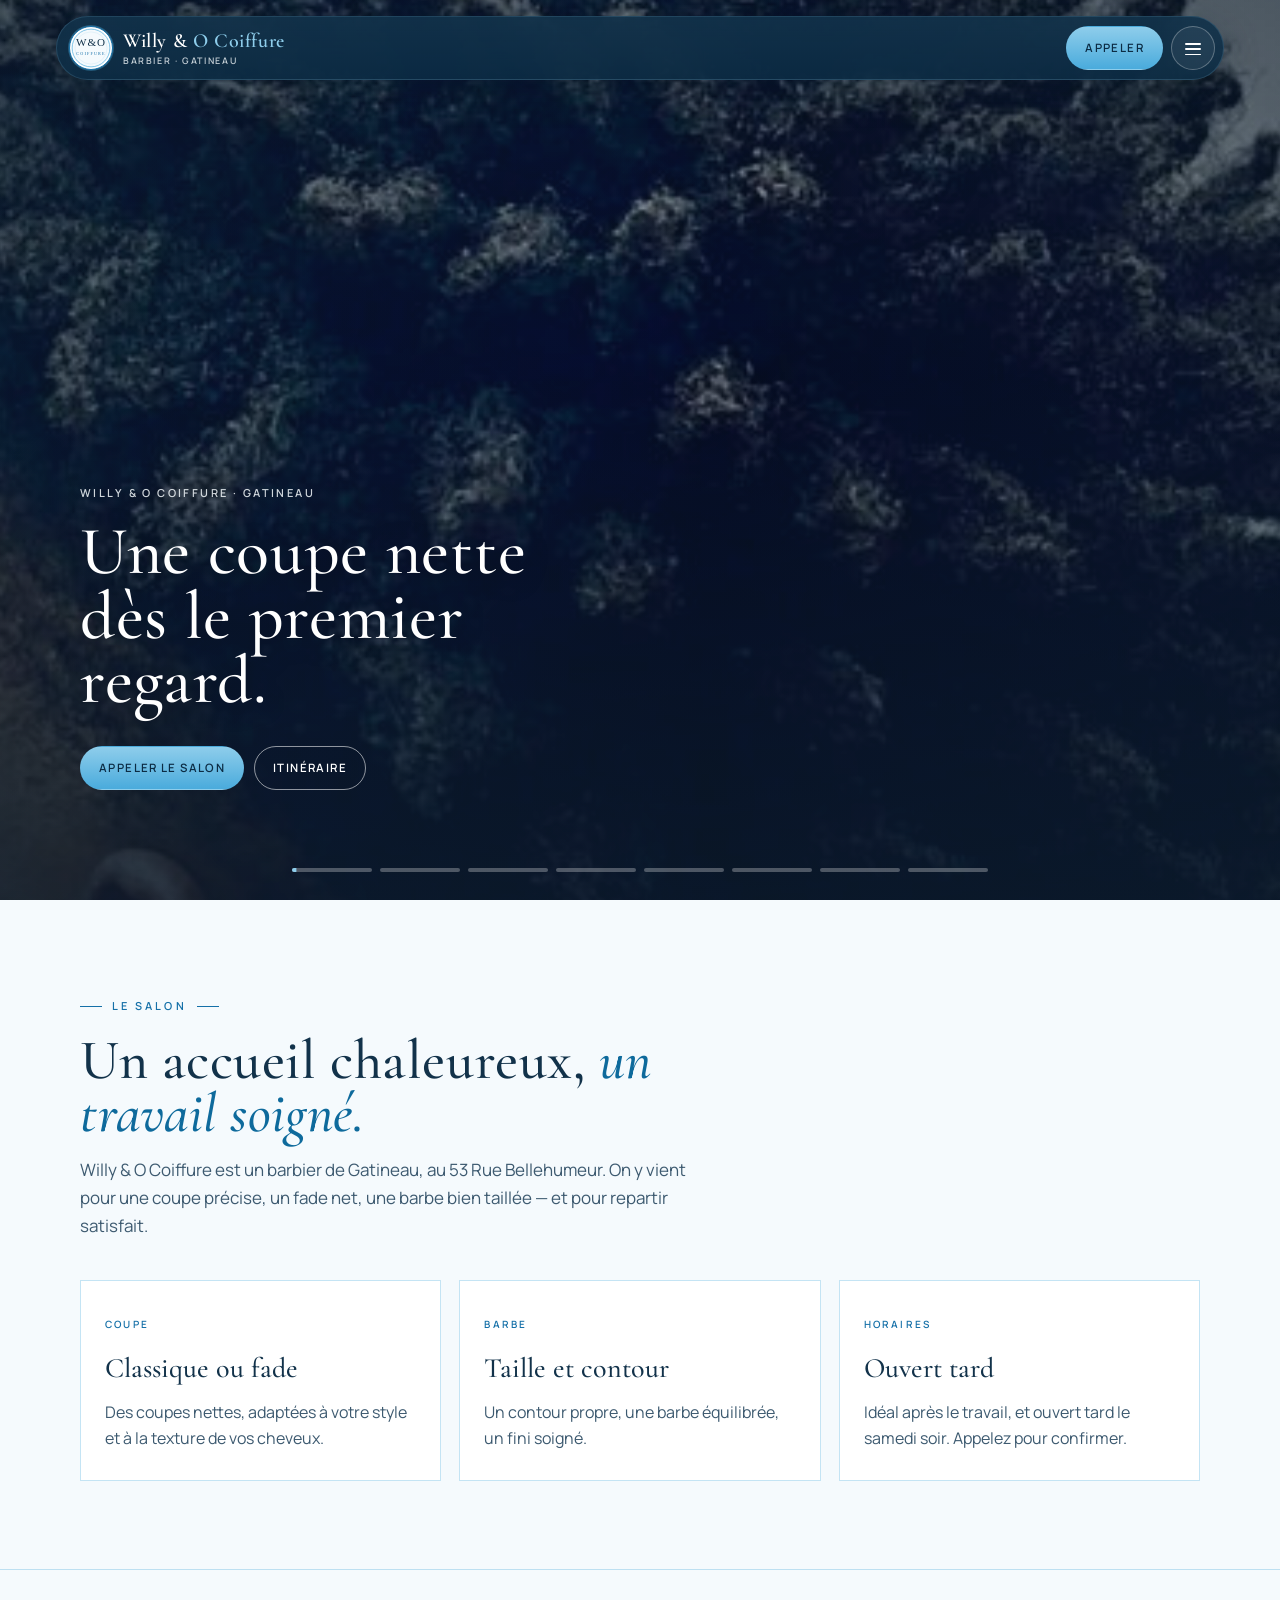
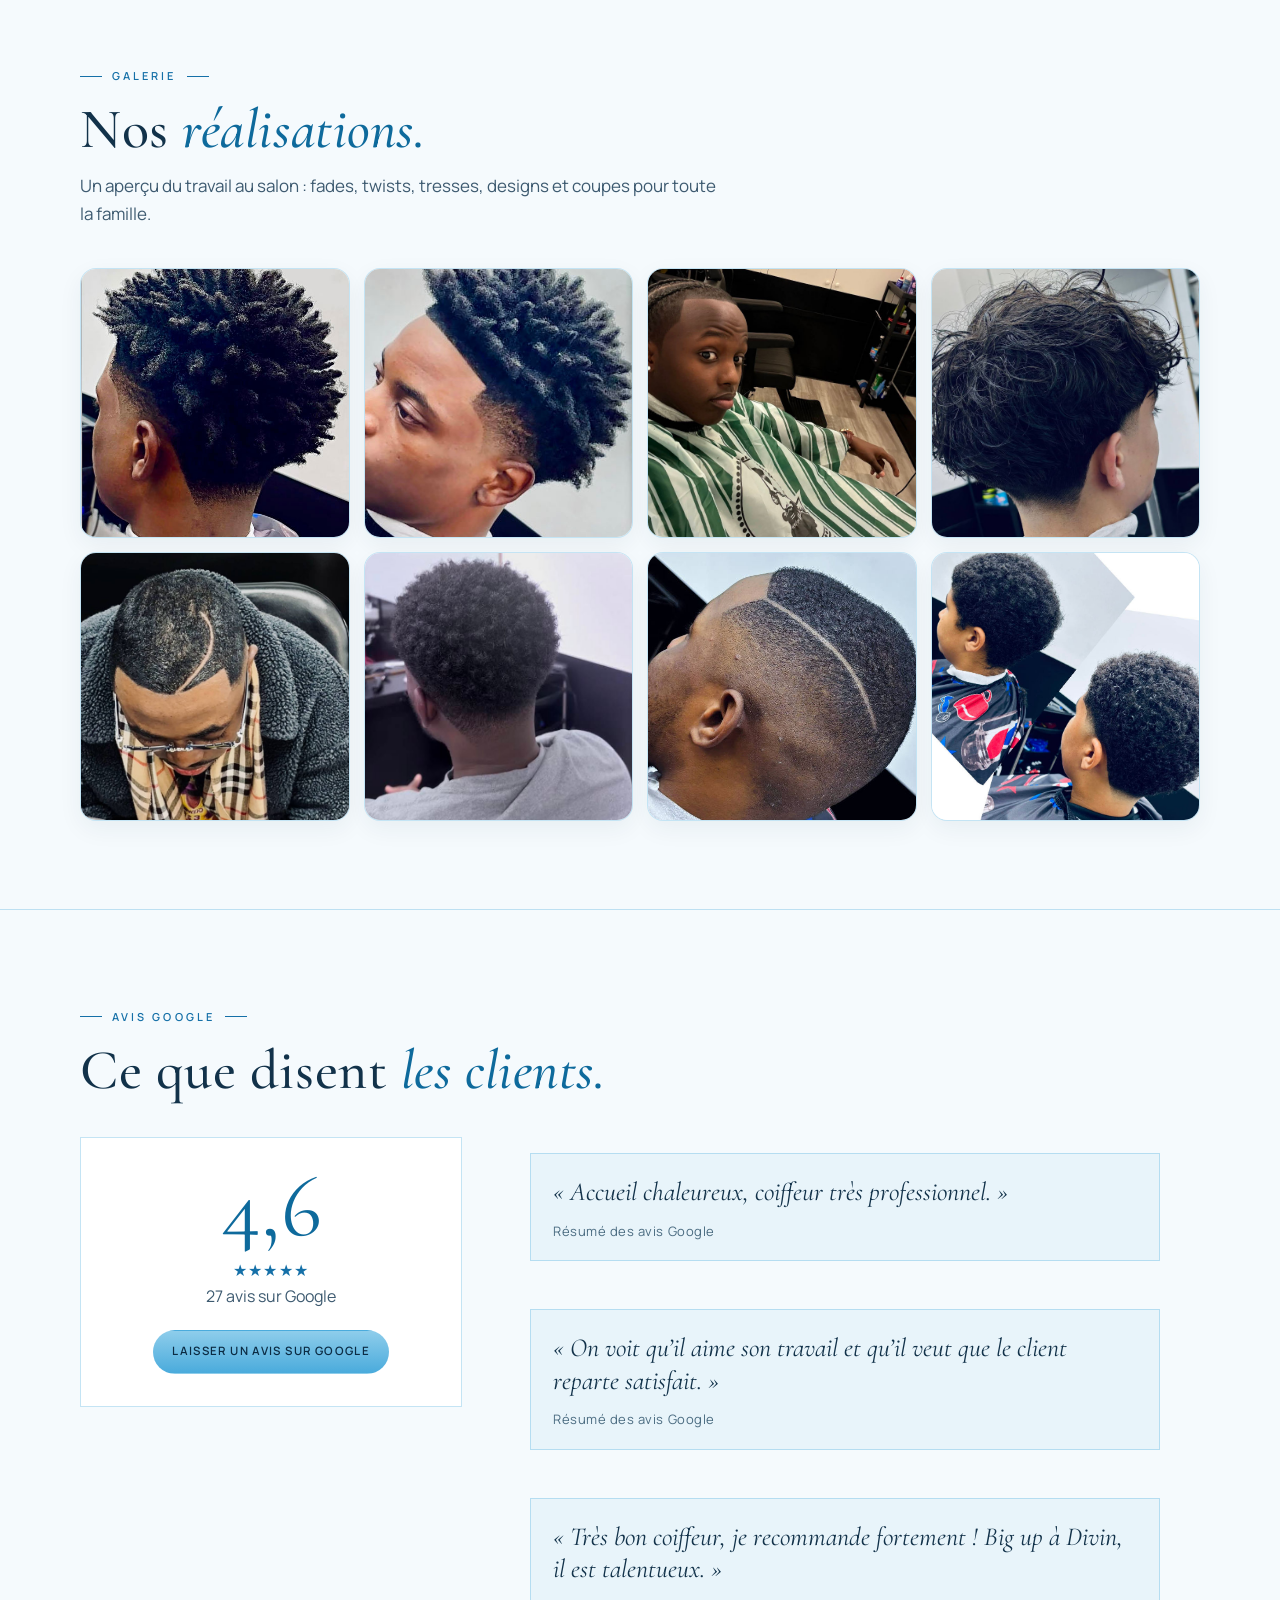
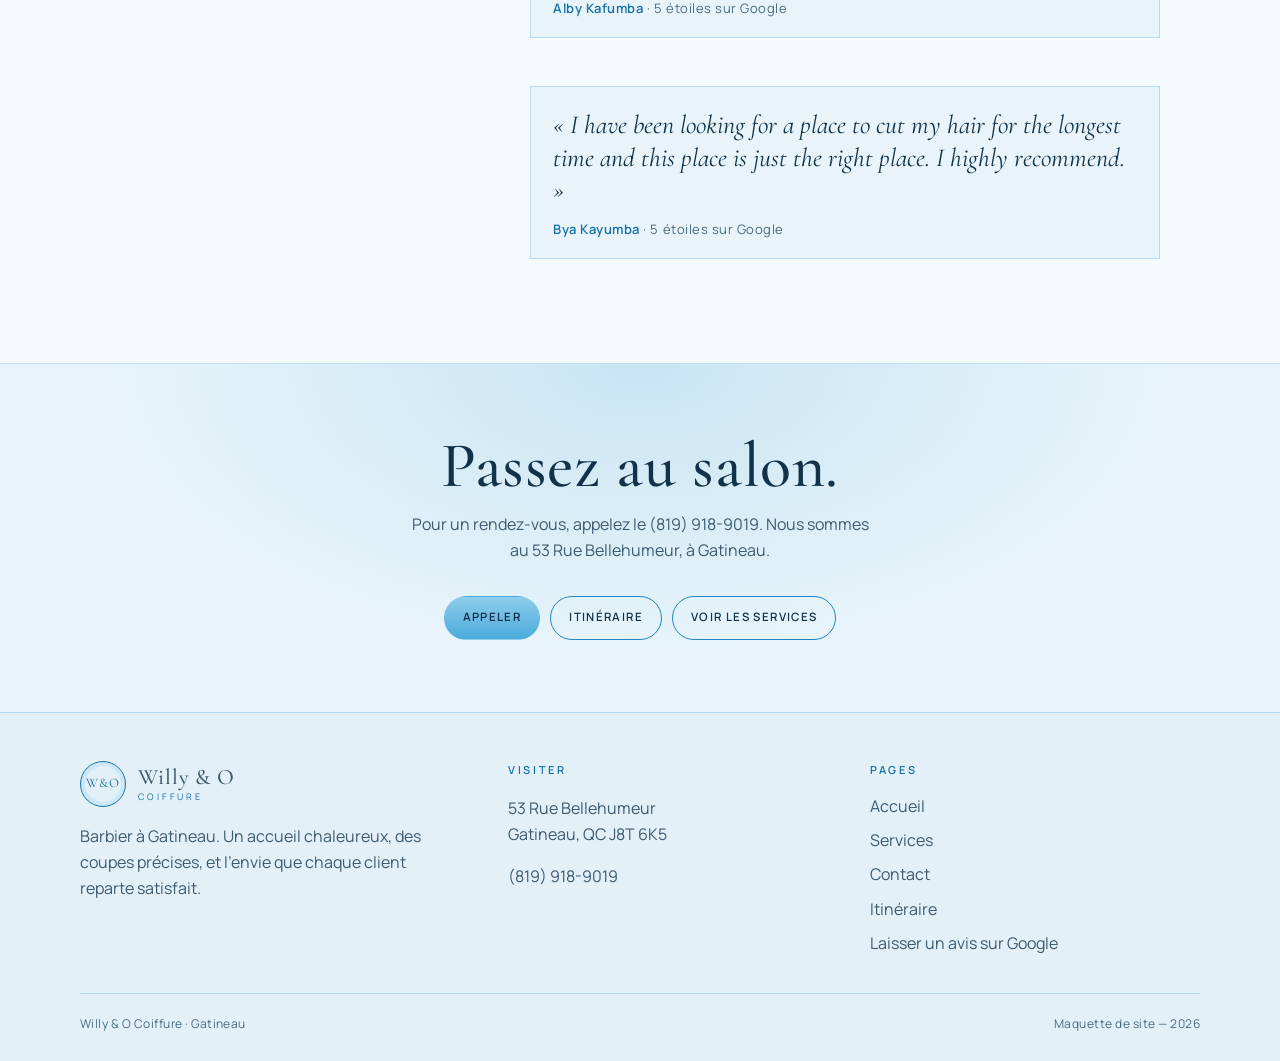
<file: index.html>
<!DOCTYPE html>
<html lang="fr">
<head>
  <script>
    (function () {
      var root = document.documentElement;
      root.classList.add("js");
      var choice = "auto";
      try { choice = localStorage.getItem("willy-theme") || "auto"; } catch (e) {}
      if (choice !== "light" && choice !== "dark") choice = "auto";
      root.setAttribute("data-theme-choice", choice);
      var theme = choice;
      if (choice === "auto") {
        theme = window.matchMedia("(prefers-color-scheme: dark)").matches ? "dark" : "light";
      }
      root.setAttribute("data-theme", theme);
    })();
  </script>
  <meta charset="utf-8">
  <meta name="viewport" content="width=device-width, initial-scale=1">
  <title>Willy & O Coiffure — Barbier à Gatineau</title>
  <meta name="description" content="Barbier au 53 Rue Bellehumeur, Gatineau. Coupes, fades et barbe. 4,6 étoiles sur Google. Appelez le (819) 918-9019.">
  <link rel="icon" href="mark.svg" type="image/svg+xml">
  <link rel="preconnect" href="https://fonts.googleapis.com">
  <link rel="preconnect" href="https://fonts.gstatic.com" crossorigin>
  <link href="https://fonts.googleapis.com/css2?family=Cormorant+Garamond:ital,wght@0,500;0,600;1,500&family=Manrope:wght@400;500;600;700&display=swap" rel="stylesheet">
  <link rel="stylesheet" href="styles.css">
</head>
<body>
  <header class="header">
    <div class="header-pill">
      <a class="brand" href="index.html" aria-label="Willy &amp; O Coiffure — accueil">
        <span class="brand-mark" aria-hidden="true">
          <img src="mark.svg" width="40" height="40" alt="">
        </span>
        <span class="brand-text">
          <strong>Willy &amp; <span>O Coiffure</span></strong>
          <em>Barbier · Gatineau</em>
        </span>
      </a>
      <div class="header-actions">
        <a class="btn btn-gold header-call" href="tel:+18199189019">Appeler</a>
        <button class="menu-toggle" type="button" aria-label="Ouvrir le menu" aria-expanded="false" aria-controls="site-menu">
          <span></span><span></span><span></span>
        </button>
      </div>
    </div>
    <div class="site-menu" id="site-menu" aria-hidden="true">
      <nav class="site-menu-panel" aria-label="Navigation principale">
        <a href="index.html" aria-current="page">Accueil</a>
        <a href="services.html">Services</a>
        <a href="contact.html">Contact</a>
        <a class="btn btn-gold site-menu-call" href="tel:+18199189019">Appeler le (819) 918-9019</a>
        <div class="theme-switch" role="radiogroup" aria-label="Thème du site">
          <button type="button" class="theme-switch__opt" role="radio" aria-checked="true" data-theme-choice="auto">
            <span class="theme-switch__icon" aria-hidden="true">
              <svg viewBox="0 0 24 24" fill="none" stroke="currentColor" stroke-width="2" stroke-linecap="round" stroke-linejoin="round"><circle cx="12" cy="12" r="9"/><path d="M12 3a9 9 0 0 0 0 18Z" fill="currentColor"/></svg>
            </span>
            <span class="theme-switch__label">Auto</span>
          </button>
          <button type="button" class="theme-switch__opt" role="radio" aria-checked="false" data-theme-choice="light">
            <span class="theme-switch__icon" aria-hidden="true">
              <svg viewBox="0 0 24 24" fill="none" stroke="currentColor" stroke-width="2" stroke-linecap="round" stroke-linejoin="round"><circle cx="12" cy="12" r="4"/><path d="M12 2v2M12 20v2M4.93 4.93l1.41 1.41M17.66 17.66l1.41 1.41M2 12h2M20 12h2M4.93 19.07l1.41-1.41M17.66 6.34l1.41-1.41"/></svg>
            </span>
            <span class="theme-switch__label">Clair</span>
          </button>
          <button type="button" class="theme-switch__opt" role="radio" aria-checked="false" data-theme-choice="dark">
            <span class="theme-switch__icon" aria-hidden="true">
              <svg viewBox="0 0 24 24" fill="none" stroke="currentColor" stroke-width="2" stroke-linecap="round" stroke-linejoin="round"><path d="M21 14.5A8.5 8.5 0 0 1 9.5 3 7 7 0 1 0 21 14.5z"/></svg>
            </span>
            <span class="theme-switch__label">Sombre</span>
          </button>
        </div>
      </nav>
    </div>
  </header>
  <div class="site-menu-backdrop" hidden></div>

  <main>
    <section class="hero" aria-roledescription="carousel" aria-label="Mises en avant du salon">
      <div class="hero-bg" aria-hidden="true">
        <img class="hero-bg-img is-active" src="01-twists-dos.jpg" alt="" data-pos="center 18%" data-ken="kb-a" style="object-position:center 18%;">
        <img class="hero-bg-img" src="02-twists-profil.jpg" alt="" data-pos="center 22%" data-ken="kb-b" style="object-position:center 22%;" loading="lazy">
        <img class="hero-bg-img" src="03-tresses-salon.jpg" alt="" data-pos="center 35%" data-ken="kb-c" style="object-position:center 35%;" loading="lazy">
        <img class="hero-bg-img" src="04-curly-taper.jpg" alt="" data-pos="center 22%" data-ken="kb-d" style="object-position:center 22%;" loading="lazy">
        <img class="hero-bg-img" src="05-design-courbe.jpg" alt="" data-pos="center 18%" data-ken="kb-a" style="object-position:center 18%;" loading="lazy">
        <img class="hero-bg-img" src="06-afro-taper.jpg" alt="" data-pos="center 22%" data-ken="kb-b" style="object-position:center 22%;" loading="lazy">
        <img class="hero-bg-img" src="07-high-fade-ligne.jpg" alt="" data-pos="center 28%" data-ken="kb-c" style="object-position:center 28%;" loading="lazy">
        <img class="hero-bg-img" src="08-coupe-enfant.jpg" alt="" data-pos="center 35%" data-ken="kb-d" style="object-position:center 35%;" loading="lazy">
      </div>
      <div class="hero-overlay" aria-hidden="true"></div>
      <div class="hero-content wrap">
        <p class="hero-eyebrow">Willy &amp; O Coiffure · Gatineau</p>
        <div class="hero-headlines" aria-live="polite">
          <h1 class="hero-headline is-active" data-anim="fade-up">Une coupe nette dès le premier regard.</h1>
          <p class="hero-headline" data-anim="stagger" aria-hidden="true">Vos cheveux vous diront merci.</p>
          <p class="hero-headline" data-anim="blur-in" aria-hidden="true">Profitez d’un accueil chaleureux.</p>
          <p class="hero-headline" data-anim="scale-in" aria-hidden="true">Une équipe de stylistes prêts à vous rendre encore plus beau qu’à votre arrivée.</p>
          <p class="hero-headline" data-anim="slide-left" aria-hidden="true">Un salon qui reste ouvert tard, y compris le samedi soir.</p>
        </div>
        <div class="hero-actions">
          <a class="btn btn-gold" href="tel:+18199189019">Appeler le salon</a>
          <a class="btn btn-ghost" href="https://www.google.com/maps/place/Willy+%26+O+Coiffure/@45.4751829,-75.6952067,17z/data=!3m2!4b1!5s0x4cce1b3f373b9ae1:0xc9d4cb1a926b3ba6!4m6!3m5!1s0x4cce1b52ba546b9f:0x3650c0cee4173c97!8m2!3d45.4751829!4d-75.6926318!16s%2Fg%2F11mzr9w0m_" target="_blank" rel="noopener">Itinéraire</a>
        </div>
      </div>
      <div class="hero-progress" role="tablist" aria-label="Photos du salon">
        <button type="button" class="hero-progress-btn is-active" aria-label="Photo 1 sur 8" aria-current="true"><span class="hero-progress-fill"></span></button>
        <button type="button" class="hero-progress-btn" aria-label="Photo 2 sur 8"><span class="hero-progress-fill"></span></button>
        <button type="button" class="hero-progress-btn" aria-label="Photo 3 sur 8"><span class="hero-progress-fill"></span></button>
        <button type="button" class="hero-progress-btn" aria-label="Photo 4 sur 8"><span class="hero-progress-fill"></span></button>
        <button type="button" class="hero-progress-btn" aria-label="Photo 5 sur 8"><span class="hero-progress-fill"></span></button>
        <button type="button" class="hero-progress-btn" aria-label="Photo 6 sur 8"><span class="hero-progress-fill"></span></button>
        <button type="button" class="hero-progress-btn" aria-label="Photo 7 sur 8"><span class="hero-progress-fill"></span></button>
        <button type="button" class="hero-progress-btn" aria-label="Photo 8 sur 8"><span class="hero-progress-fill"></span></button>
      </div>
    </section>

    <section class="section">
      <div class="wrap">
        <div class="section-head reveal">
          <p class="kicker">Le salon</p>
          <h2>Un accueil chaleureux, <em>un travail soigné.</em></h2>
          <p class="intro">Willy &amp; O Coiffure est un barbier de Gatineau, au 53 Rue Bellehumeur. On y vient pour une coupe précise, un fade net, une barbe bien taillée — et pour repartir satisfait.</p>
        </div>
        <div class="cards-3 reveal-stagger">
          <article class="card reveal">
            <span class="tag">Coupe</span>
            <h3>Classique ou fade</h3>
            <p>Des coupes nettes, adaptées à votre style et à la texture de vos cheveux.</p>
          </article>
          <article class="card reveal">
            <span class="tag">Barbe</span>
            <h3>Taille et contour</h3>
            <p>Un contour propre, une barbe équilibrée, un fini soigné.</p>
          </article>
          <article class="card reveal">
            <span class="tag">Horaires</span>
            <h3>Ouvert tard</h3>
            <p>Idéal après le travail, et ouvert tard le samedi soir. Appelez pour confirmer.</p>
          </article>
        </div>
      </div>
    </section>


    <section class="section" id="realisations">
      <div class="wrap">
        <div class="section-head reveal">
          <p class="kicker">Galerie</p>
          <h2>Nos <em>réalisations.</em></h2>
          <p class="intro">Un aperçu du travail au salon : fades, twists, tresses, designs et coupes pour toute la famille.</p>
        </div>
        <div class="gallery-grid reveal-stagger">
          <a class="gallery-item reveal" href="01-twists-dos.jpg" data-lightbox>
            <img src="01-twists-dos.jpg" width="532" height="666" loading="lazy" alt="Vue de dos : twists sur le dessus et taper net.">
          </a>
          <a class="gallery-item reveal" href="02-twists-profil.jpg" data-lightbox>
            <img src="02-twists-profil.jpg" width="425" height="440" loading="lazy" alt="Profil d’une coupe avec twists et dégradé sur les côtés.">
          </a>
          <a class="gallery-item reveal" href="03-tresses-salon.jpg" data-lightbox>
            <img src="03-tresses-salon.jpg" width="770" height="682" loading="lazy" alt="Client au salon avec des tresses et un contour net, dans le fauteuil du barbier.">
          </a>
          <a class="gallery-item reveal" href="04-curly-taper.jpg" data-lightbox>
            <img src="04-curly-taper.jpg" width="872" height="650" loading="lazy" alt="Coupe sur cheveux bouclés et ondulés, avec un taper bas.">
          </a>
          <a class="gallery-item reveal" href="05-design-courbe.jpg" data-lightbox>
            <img src="05-design-courbe.jpg" width="932" height="627" loading="lazy" alt="Coupe courte avec une ligne de design courbe tracée dans les cheveux.">
          </a>
          <a class="gallery-item reveal" href="06-afro-taper.jpg" data-lightbox>
            <img src="06-afro-taper.jpg" width="776" height="585" loading="lazy" alt="Coupe afro bouclée avec un taper propre, vue de dos.">
          </a>
          <a class="gallery-item reveal" href="07-high-fade-ligne.jpg" data-lightbox>
            <img src="07-high-fade-ligne.jpg" width="622" height="505" loading="lazy" alt="Fade haut avec une ligne de démarcation nette.">
          </a>
          <a class="gallery-item reveal" href="08-coupe-enfant.jpg" data-lightbox>
            <img src="08-coupe-enfant.jpg" width="913" height="765" loading="lazy" alt="Coupe enfant sur cheveux bouclés, vue de profil et de dos.">
          </a>
        </div>
      </div>
    </section>

    <section class="section" id="avis">
      <div class="wrap">
        <div class="section-head reveal">
          <p class="kicker">Avis Google</p>
          <h2>Ce que disent <em>les clients.</em></h2>
        </div>
        <div class="review-grid">
          <div class="score-box reveal">
            <div class="num">4,6</div>
            <p><span class="stars" aria-hidden="true">★★★★★</span><br>27 avis sur Google</p>
            <p style="margin-top:20px;"><a class="btn btn-gold" href="https://www.google.com/maps/place/Willy+%26+O+Coiffure/@45.4751829,-75.6952067,17z/data=!3m2!4b1!5s0x4cce1b3f373b9ae1:0xc9d4cb1a926b3ba6!4m6!3m5!1s0x4cce1b52ba546b9f:0x3650c0cee4173c97!8m2!3d45.4751829!4d-75.6926318!16s%2Fg%2F11mzr9w0m_" target="_blank" rel="noopener">Laisser un avis sur Google</a></p>
          </div>
          <div class="quotes reveal-stagger">
            <figure class="quote reveal">
              <blockquote>« Accueil chaleureux, coiffeur très professionnel. »</blockquote>
              <figcaption>Résumé des avis Google</figcaption>
            </figure>
            <figure class="quote reveal">
              <blockquote>« On voit qu’il aime son travail et qu’il veut que le client reparte satisfait. »</blockquote>
              <figcaption>Résumé des avis Google</figcaption>
            </figure>
            <figure class="quote reveal">
              <blockquote>« Très bon coiffeur, je recommande fortement ! Big up à Divin, il est talentueux. »</blockquote>
              <figcaption><strong>Alby Kafumba</strong> · 5 étoiles sur Google</figcaption>
            </figure>
            <figure class="quote reveal">
              <blockquote>« I have been looking for a place to cut my hair for the longest time and this place is just the right place. I highly recommend. »</blockquote>
              <figcaption><strong>Bya Kayumba</strong> · 5 étoiles sur Google</figcaption>
            </figure>
          </div>
        </div>
      </div>
    </section>

    <section class="cta-band">
      <div class="wrap reveal">
        <h2>Passez au salon.</h2>
        <p>Pour un rendez-vous, appelez le (819) 918-9019. Nous sommes au 53 Rue Bellehumeur, à Gatineau.</p>
        <div class="cta-row">
          <a class="btn btn-gold" href="tel:+18199189019">Appeler</a>
          <a class="btn btn-ghost" href="https://www.google.com/maps/place/Willy+%26+O+Coiffure/@45.4751829,-75.6952067,17z/data=!3m2!4b1!5s0x4cce1b3f373b9ae1:0xc9d4cb1a926b3ba6!4m6!3m5!1s0x4cce1b52ba546b9f:0x3650c0cee4173c97!8m2!3d45.4751829!4d-75.6926318!16s%2Fg%2F11mzr9w0m_" target="_blank" rel="noopener">Itinéraire</a>
          <a class="btn btn-ghost" href="services.html">Voir les services</a>
        </div>
      </div>
    </section>
  </main>

  <footer class="footer">
    <div class="wrap footer-grid">
      <div>
        <a class="brand" href="index.html">
          <span class="brand-mark" aria-hidden="true"><span>W&amp;O</span></span>
          <span class="brand-text"><strong>Willy &amp; O</strong><em>Coiffure</em></span>
        </a>
        <p style="margin:16px 0 0;max-width:36ch;">Barbier à Gatineau. Un accueil chaleureux, des coupes précises, et l’envie que chaque client reparte satisfait.</p>
      </div>
      <div>
        <h3>Visiter</h3>
        <p><a href="https://www.google.com/maps/place/Willy+%26+O+Coiffure/@45.4751829,-75.6952067,17z/data=!3m2!4b1!5s0x4cce1b3f373b9ae1:0xc9d4cb1a926b3ba6!4m6!3m5!1s0x4cce1b52ba546b9f:0x3650c0cee4173c97!8m2!3d45.4751829!4d-75.6926318!16s%2Fg%2F11mzr9w0m_" target="_blank" rel="noopener">53 Rue Bellehumeur<br>Gatineau, QC J8T 6K5</a></p>
        <p style="margin-top:12px;"><a href="tel:+18199189019">(819) 918-9019</a></p>
      </div>
      <div>
        <h3>Pages</h3>
        <ul>
          <li><a href="index.html">Accueil</a></li>
          <li><a href="services.html">Services</a></li>
          <li><a href="contact.html">Contact</a></li>
          <li><a href="https://www.google.com/maps/place/Willy+%26+O+Coiffure/@45.4751829,-75.6952067,17z/data=!3m2!4b1!5s0x4cce1b3f373b9ae1:0xc9d4cb1a926b3ba6!4m6!3m5!1s0x4cce1b52ba546b9f:0x3650c0cee4173c97!8m2!3d45.4751829!4d-75.6926318!16s%2Fg%2F11mzr9w0m_" target="_blank" rel="noopener">Itinéraire</a></li>
          <li><a href="https://www.google.com/maps/place/Willy+%26+O+Coiffure/@45.4751829,-75.6952067,17z/data=!3m2!4b1!5s0x4cce1b3f373b9ae1:0xc9d4cb1a926b3ba6!4m6!3m5!1s0x4cce1b52ba546b9f:0x3650c0cee4173c97!8m2!3d45.4751829!4d-75.6926318!16s%2Fg%2F11mzr9w0m_" target="_blank" rel="noopener">Laisser un avis sur Google</a></li>
        </ul>
      </div>
    </div>
    <div class="wrap legal">
      <span>Willy &amp; O Coiffure · Gatineau</span>
      <span>Maquette de site — 2026</span>
    </div>
  </footer>
  <script src="main.js"></script>
</body>
</html>
</file>
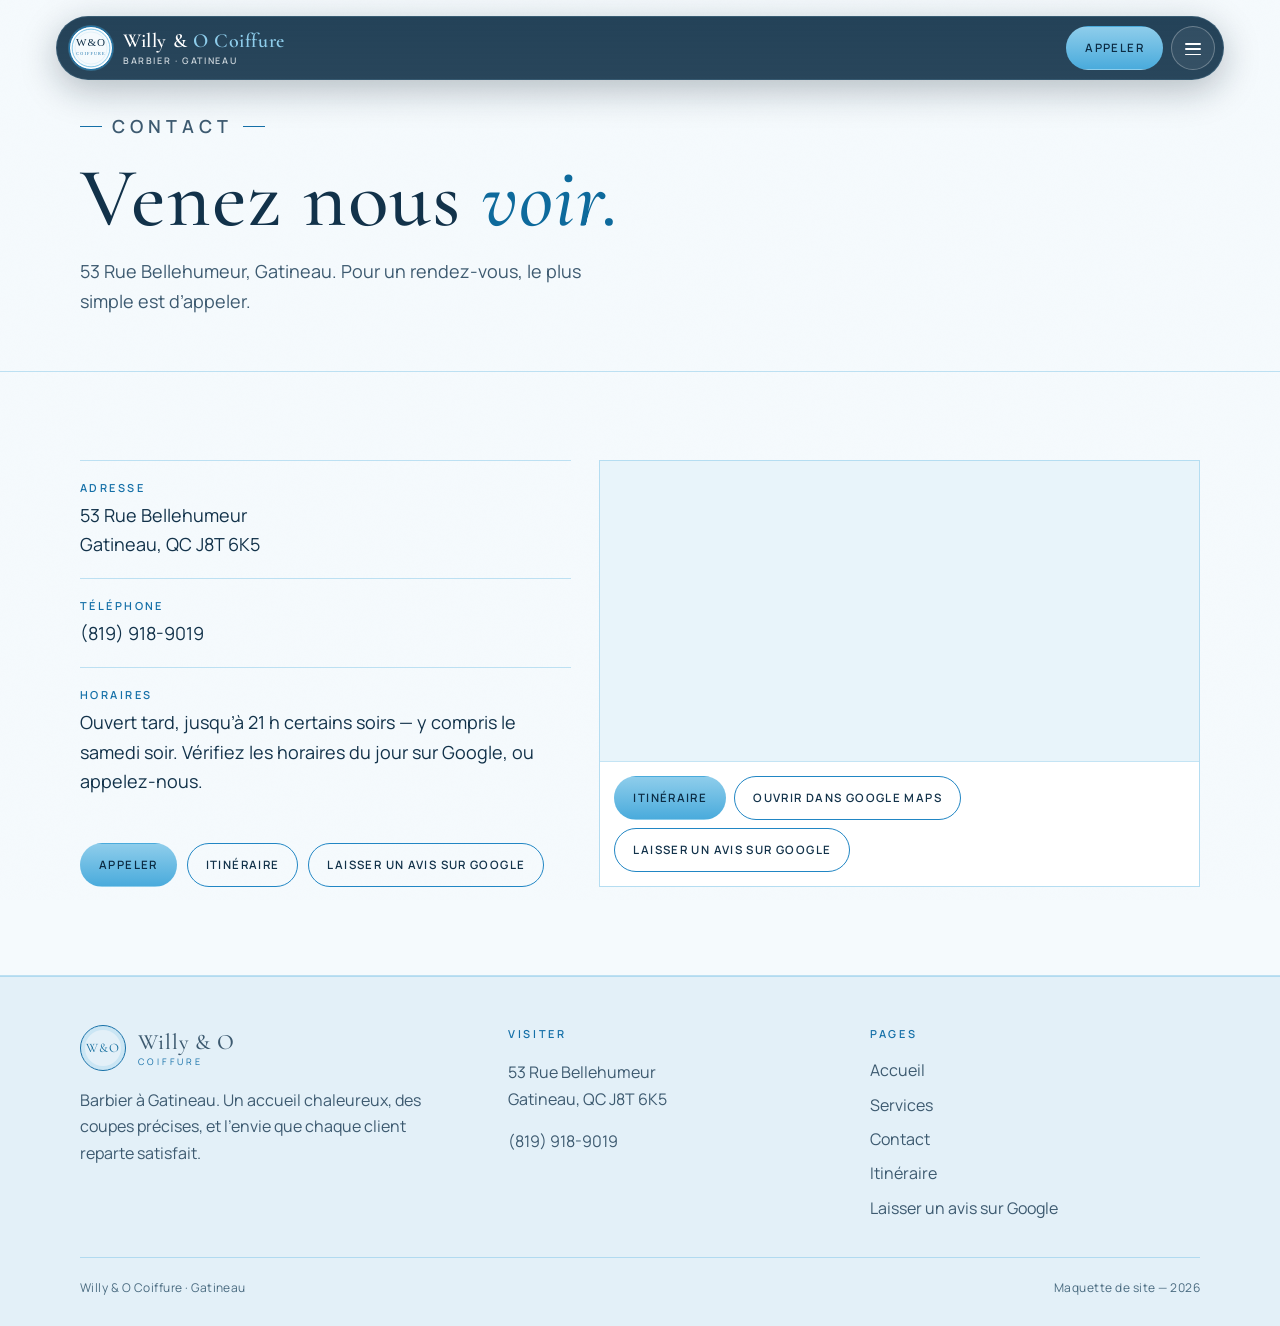
<file: contact.html>
<!DOCTYPE html>
<html lang="fr">
<head>
  <script>
    (function () {
      var root = document.documentElement;
      root.classList.add("js");
      var choice = "auto";
      try { choice = localStorage.getItem("willy-theme") || "auto"; } catch (e) {}
      if (choice !== "light" && choice !== "dark") choice = "auto";
      root.setAttribute("data-theme-choice", choice);
      var theme = choice;
      if (choice === "auto") {
        theme = window.matchMedia("(prefers-color-scheme: dark)").matches ? "dark" : "light";
      }
      root.setAttribute("data-theme", theme);
    })();
  </script>
  <meta charset="utf-8">
  <meta name="viewport" content="width=device-width, initial-scale=1">
  <title>Contact — Willy & O Coiffure</title>
  <meta name="description" content="Adresse, téléphone, itinéraire et carte de Willy & O Coiffure, 53 Rue Bellehumeur, Gatineau.">
  <link rel="icon" href="mark.svg" type="image/svg+xml">
  <link rel="preconnect" href="https://fonts.googleapis.com">
  <link rel="preconnect" href="https://fonts.gstatic.com" crossorigin>
  <link href="https://fonts.googleapis.com/css2?family=Cormorant+Garamond:ital,wght@0,500;0,600;1,500&family=Manrope:wght@400;500;600;700&display=swap" rel="stylesheet">
  <link rel="stylesheet" href="styles.css">
</head>
<body>
  <header class="header">
    <div class="header-pill">
      <a class="brand" href="index.html" aria-label="Willy &amp; O Coiffure — accueil">
        <span class="brand-mark" aria-hidden="true">
          <img src="mark.svg" width="40" height="40" alt="">
        </span>
        <span class="brand-text">
          <strong>Willy &amp; <span>O Coiffure</span></strong>
          <em>Barbier · Gatineau</em>
        </span>
      </a>
      <div class="header-actions">
        <a class="btn btn-gold header-call" href="tel:+18199189019">Appeler</a>
        <button class="menu-toggle" type="button" aria-label="Ouvrir le menu" aria-expanded="false" aria-controls="site-menu">
          <span></span><span></span><span></span>
        </button>
      </div>
    </div>
    <div class="site-menu" id="site-menu" aria-hidden="true">
      <nav class="site-menu-panel" aria-label="Navigation principale">
        <a href="index.html">Accueil</a>
        <a href="services.html">Services</a>
        <a href="contact.html" aria-current="page">Contact</a>
        <a class="btn btn-gold site-menu-call" href="tel:+18199189019">Appeler le (819) 918-9019</a>
        <div class="theme-switch" role="radiogroup" aria-label="Thème du site">
          <button type="button" class="theme-switch__opt" role="radio" aria-checked="true" data-theme-choice="auto">
            <span class="theme-switch__icon" aria-hidden="true">
              <svg viewBox="0 0 24 24" fill="none" stroke="currentColor" stroke-width="2" stroke-linecap="round" stroke-linejoin="round"><circle cx="12" cy="12" r="9"/><path d="M12 3a9 9 0 0 0 0 18Z" fill="currentColor"/></svg>
            </span>
            <span class="theme-switch__label">Auto</span>
          </button>
          <button type="button" class="theme-switch__opt" role="radio" aria-checked="false" data-theme-choice="light">
            <span class="theme-switch__icon" aria-hidden="true">
              <svg viewBox="0 0 24 24" fill="none" stroke="currentColor" stroke-width="2" stroke-linecap="round" stroke-linejoin="round"><circle cx="12" cy="12" r="4"/><path d="M12 2v2M12 20v2M4.93 4.93l1.41 1.41M17.66 17.66l1.41 1.41M2 12h2M20 12h2M4.93 19.07l1.41-1.41M17.66 6.34l1.41-1.41"/></svg>
            </span>
            <span class="theme-switch__label">Clair</span>
          </button>
          <button type="button" class="theme-switch__opt" role="radio" aria-checked="false" data-theme-choice="dark">
            <span class="theme-switch__icon" aria-hidden="true">
              <svg viewBox="0 0 24 24" fill="none" stroke="currentColor" stroke-width="2" stroke-linecap="round" stroke-linejoin="round"><path d="M21 14.5A8.5 8.5 0 0 1 9.5 3 7 7 0 1 0 21 14.5z"/></svg>
            </span>
            <span class="theme-switch__label">Sombre</span>
          </button>
        </div>
      </nav>
    </div>
  </header>
  <div class="site-menu-backdrop" hidden></div>

  <main>
    <section class="page-hero">
      <div class="wrap reveal">
        <p class="kicker">Contact</p>
        <h1>Venez nous <em style="font-style:italic;color:var(--gold-2);">voir.</em></h1>
        <p>53 Rue Bellehumeur, Gatineau. Pour un rendez-vous, le plus simple est d’appeler.</p>
      </div>
    </section>
    <section class="section">
      <div class="wrap contact-grid reveal-stagger">
        <div class="reveal">
          <div class="detail">
            <span>Adresse</span>
            <p><a href="https://www.google.com/maps/place/Willy+%26+O+Coiffure/@45.4751829,-75.6952067,17z/data=!3m2!4b1!5s0x4cce1b3f373b9ae1:0xc9d4cb1a926b3ba6!4m6!3m5!1s0x4cce1b52ba546b9f:0x3650c0cee4173c97!8m2!3d45.4751829!4d-75.6926318!16s%2Fg%2F11mzr9w0m_" target="_blank" rel="noopener">53 Rue Bellehumeur<br>Gatineau, QC J8T 6K5</a></p>
          </div>
          <div class="detail">
            <span>Téléphone</span>
            <p><a href="tel:+18199189019">(819) 918-9019</a></p>
          </div>
          <div class="detail">
            <span>Horaires</span>
            <p>Ouvert tard, jusqu’à 21 h certains soirs — y compris le samedi soir. Vérifiez les horaires du jour sur Google, ou appelez-nous.</p>
          </div>
          <div class="cta-row" style="margin-top:28px;">
            <a class="btn btn-gold" href="tel:+18199189019">Appeler</a>
            <a class="btn btn-ghost" href="https://www.google.com/maps/place/Willy+%26+O+Coiffure/@45.4751829,-75.6952067,17z/data=!3m2!4b1!5s0x4cce1b3f373b9ae1:0xc9d4cb1a926b3ba6!4m6!3m5!1s0x4cce1b52ba546b9f:0x3650c0cee4173c97!8m2!3d45.4751829!4d-75.6926318!16s%2Fg%2F11mzr9w0m_" target="_blank" rel="noopener">Itinéraire</a>
            <a class="btn btn-ghost" href="https://www.google.com/maps/place/Willy+%26+O+Coiffure/@45.4751829,-75.6952067,17z/data=!3m2!4b1!5s0x4cce1b3f373b9ae1:0xc9d4cb1a926b3ba6!4m6!3m5!1s0x4cce1b52ba546b9f:0x3650c0cee4173c97!8m2!3d45.4751829!4d-75.6926318!16s%2Fg%2F11mzr9w0m_" target="_blank" rel="noopener">Laisser un avis sur Google</a>
          </div>
        </div>
        <div class="map-wrap reveal">
          <iframe title="Carte — Willy &amp; O Coiffure, 53 Rue Bellehumeur, Gatineau" src="https://maps.google.com/maps?q=Willy%20%26%20O%20Coiffure%2C%2053%20Rue%20Bellehumeur%2C%20Gatineau&amp;ll=45.4751829,-75.6926318&amp;z=16&amp;output=embed" loading="lazy" referrerpolicy="no-referrer-when-downgrade" allowfullscreen></iframe>
          <div class="map-actions">
            <a class="btn btn-gold" href="https://www.google.com/maps/place/Willy+%26+O+Coiffure/@45.4751829,-75.6952067,17z/data=!3m2!4b1!5s0x4cce1b3f373b9ae1:0xc9d4cb1a926b3ba6!4m6!3m5!1s0x4cce1b52ba546b9f:0x3650c0cee4173c97!8m2!3d45.4751829!4d-75.6926318!16s%2Fg%2F11mzr9w0m_" target="_blank" rel="noopener">Itinéraire</a>
            <a class="btn btn-ghost" href="https://www.google.com/maps/place/Willy+%26+O+Coiffure/@45.4751829,-75.6952067,17z/data=!3m2!4b1!5s0x4cce1b3f373b9ae1:0xc9d4cb1a926b3ba6!4m6!3m5!1s0x4cce1b52ba546b9f:0x3650c0cee4173c97!8m2!3d45.4751829!4d-75.6926318!16s%2Fg%2F11mzr9w0m_" target="_blank" rel="noopener">Ouvrir dans Google Maps</a>
            <a class="btn btn-ghost" href="https://www.google.com/maps/place/Willy+%26+O+Coiffure/@45.4751829,-75.6952067,17z/data=!3m2!4b1!5s0x4cce1b3f373b9ae1:0xc9d4cb1a926b3ba6!4m6!3m5!1s0x4cce1b52ba546b9f:0x3650c0cee4173c97!8m2!3d45.4751829!4d-75.6926318!16s%2Fg%2F11mzr9w0m_" target="_blank" rel="noopener">Laisser un avis sur Google</a>
          </div>
        </div>
      </div>
    </section>
  </main>

  <footer class="footer">
    <div class="wrap footer-grid">
      <div>
        <a class="brand" href="index.html">
          <span class="brand-mark" aria-hidden="true"><span>W&amp;O</span></span>
          <span class="brand-text"><strong>Willy &amp; O</strong><em>Coiffure</em></span>
        </a>
        <p style="margin:16px 0 0;max-width:36ch;">Barbier à Gatineau. Un accueil chaleureux, des coupes précises, et l’envie que chaque client reparte satisfait.</p>
      </div>
      <div>
        <h3>Visiter</h3>
        <p><a href="https://www.google.com/maps/place/Willy+%26+O+Coiffure/@45.4751829,-75.6952067,17z/data=!3m2!4b1!5s0x4cce1b3f373b9ae1:0xc9d4cb1a926b3ba6!4m6!3m5!1s0x4cce1b52ba546b9f:0x3650c0cee4173c97!8m2!3d45.4751829!4d-75.6926318!16s%2Fg%2F11mzr9w0m_" target="_blank" rel="noopener">53 Rue Bellehumeur<br>Gatineau, QC J8T 6K5</a></p>
        <p style="margin-top:12px;"><a href="tel:+18199189019">(819) 918-9019</a></p>
      </div>
      <div>
        <h3>Pages</h3>
        <ul>
          <li><a href="index.html">Accueil</a></li>
          <li><a href="services.html">Services</a></li>
          <li><a href="contact.html">Contact</a></li>
          <li><a href="https://www.google.com/maps/place/Willy+%26+O+Coiffure/@45.4751829,-75.6952067,17z/data=!3m2!4b1!5s0x4cce1b3f373b9ae1:0xc9d4cb1a926b3ba6!4m6!3m5!1s0x4cce1b52ba546b9f:0x3650c0cee4173c97!8m2!3d45.4751829!4d-75.6926318!16s%2Fg%2F11mzr9w0m_" target="_blank" rel="noopener">Itinéraire</a></li>
          <li><a href="https://www.google.com/maps/place/Willy+%26+O+Coiffure/@45.4751829,-75.6952067,17z/data=!3m2!4b1!5s0x4cce1b3f373b9ae1:0xc9d4cb1a926b3ba6!4m6!3m5!1s0x4cce1b52ba546b9f:0x3650c0cee4173c97!8m2!3d45.4751829!4d-75.6926318!16s%2Fg%2F11mzr9w0m_" target="_blank" rel="noopener">Laisser un avis sur Google</a></li>
        </ul>
      </div>
    </div>
    <div class="wrap legal">
      <span>Willy &amp; O Coiffure · Gatineau</span>
      <span>Maquette de site — 2026</span>
    </div>
  </footer>
  <script src="main.js"></script>
</body>
</html>
</file>
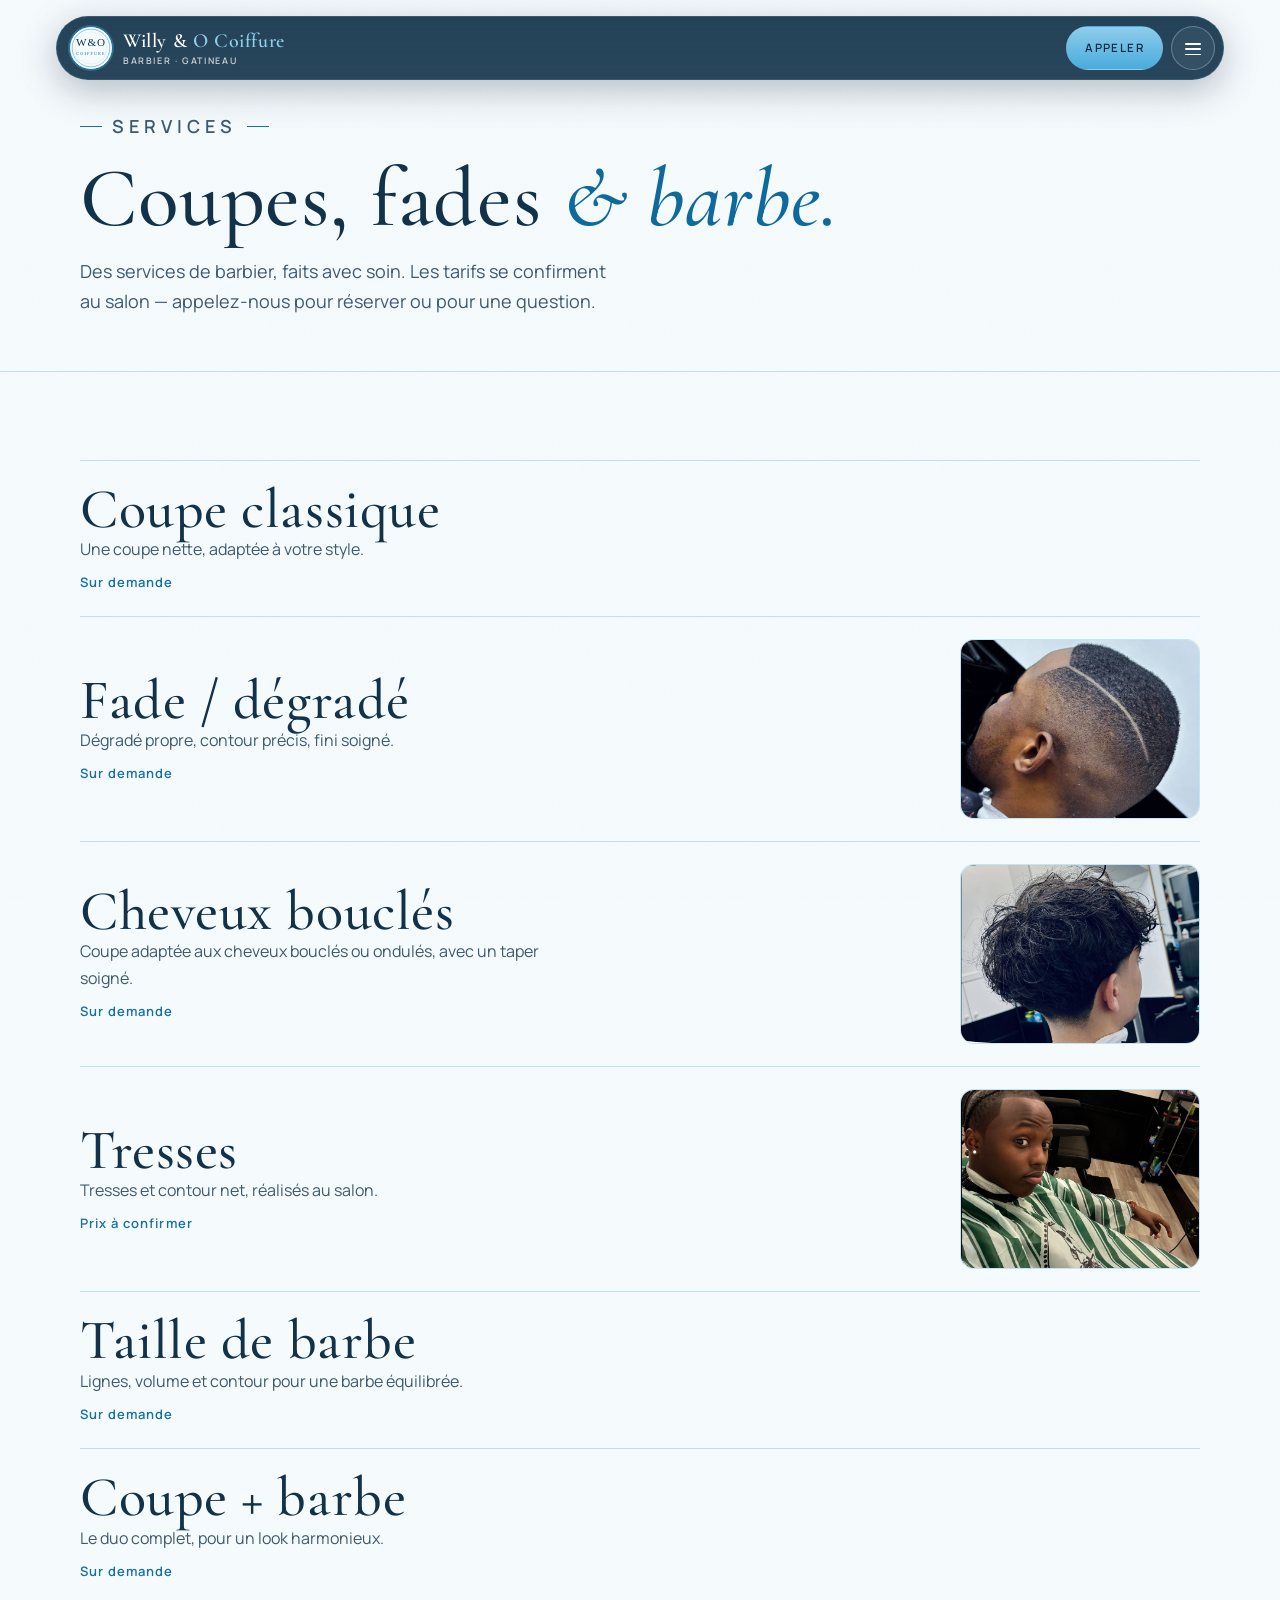
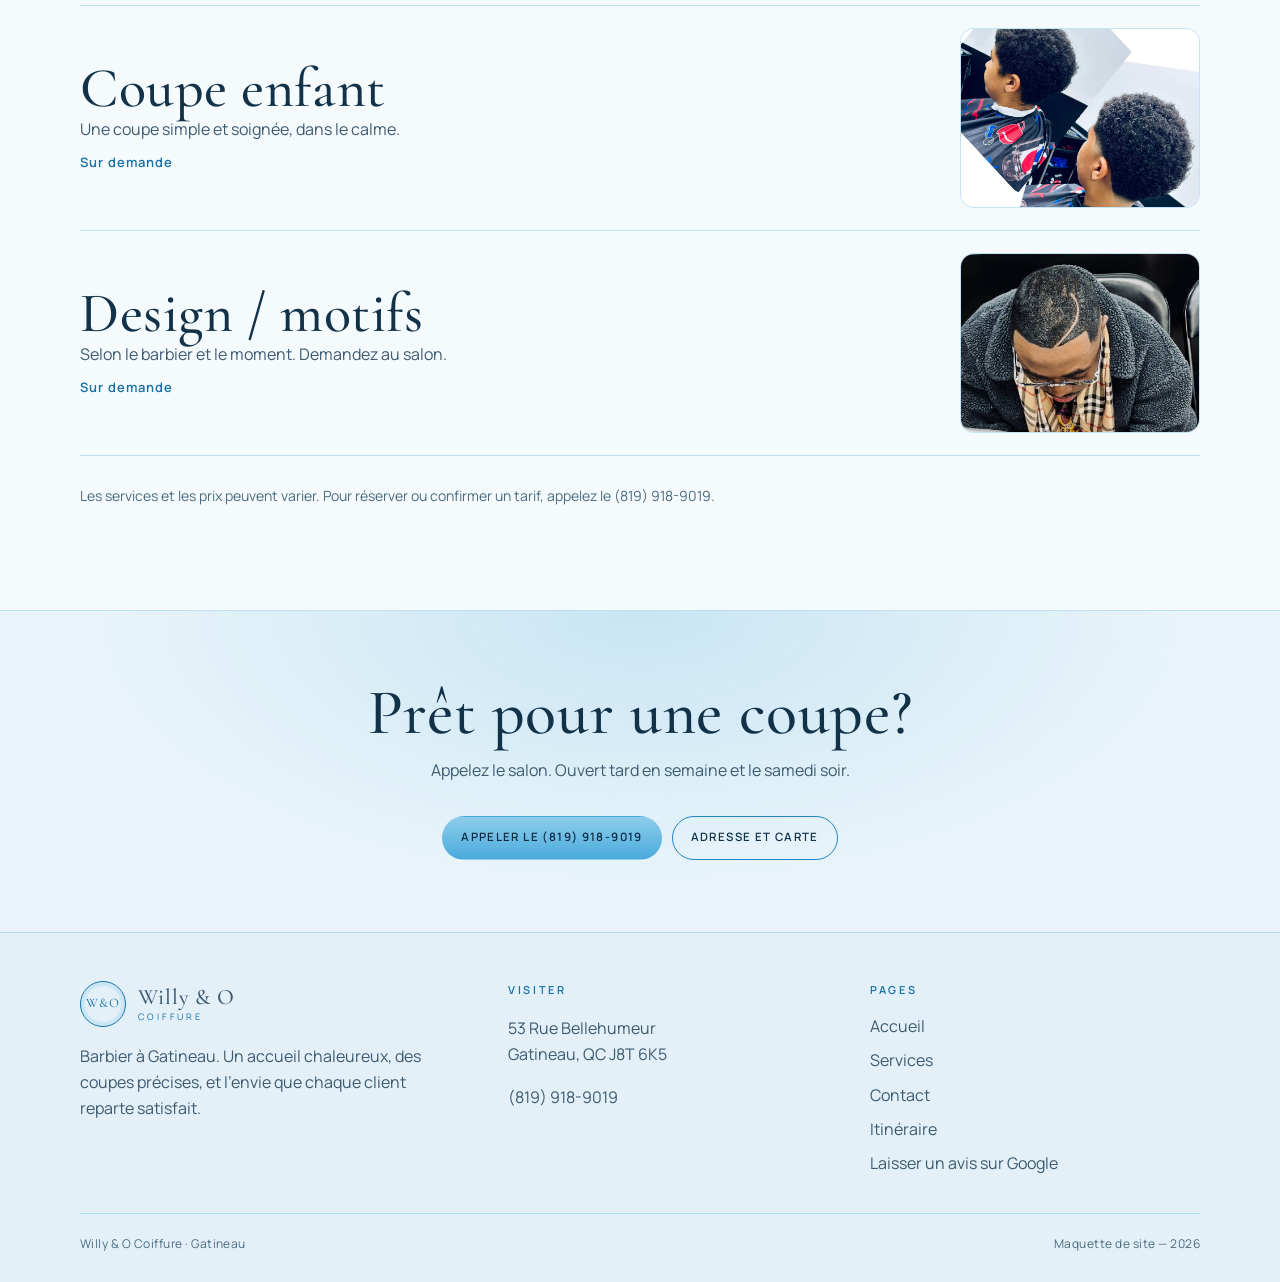
<file: services.html>
<!DOCTYPE html>
<html lang="fr">
<head>
  <script>
    (function () {
      var root = document.documentElement;
      root.classList.add("js");
      var choice = "auto";
      try { choice = localStorage.getItem("willy-theme") || "auto"; } catch (e) {}
      if (choice !== "light" && choice !== "dark") choice = "auto";
      root.setAttribute("data-theme-choice", choice);
      var theme = choice;
      if (choice === "auto") {
        theme = window.matchMedia("(prefers-color-scheme: dark)").matches ? "dark" : "light";
      }
      root.setAttribute("data-theme", theme);
    })();
  </script>
  <meta charset="utf-8">
  <meta name="viewport" content="width=device-width, initial-scale=1">
  <title>Services — Willy & O Coiffure</title>
  <meta name="description" content="Coupe classique, fade, taille de barbe et coupe enfant chez Willy & O Coiffure, à Gatineau.">
  <link rel="icon" href="mark.svg" type="image/svg+xml">
  <link rel="preconnect" href="https://fonts.googleapis.com">
  <link rel="preconnect" href="https://fonts.gstatic.com" crossorigin>
  <link href="https://fonts.googleapis.com/css2?family=Cormorant+Garamond:ital,wght@0,500;0,600;1,500&family=Manrope:wght@400;500;600;700&display=swap" rel="stylesheet">
  <link rel="stylesheet" href="styles.css">
</head>
<body>
  <header class="header">
    <div class="header-pill">
      <a class="brand" href="index.html" aria-label="Willy &amp; O Coiffure — accueil">
        <span class="brand-mark" aria-hidden="true">
          <img src="mark.svg" width="40" height="40" alt="">
        </span>
        <span class="brand-text">
          <strong>Willy &amp; <span>O Coiffure</span></strong>
          <em>Barbier · Gatineau</em>
        </span>
      </a>
      <div class="header-actions">
        <a class="btn btn-gold header-call" href="tel:+18199189019">Appeler</a>
        <button class="menu-toggle" type="button" aria-label="Ouvrir le menu" aria-expanded="false" aria-controls="site-menu">
          <span></span><span></span><span></span>
        </button>
      </div>
    </div>
    <div class="site-menu" id="site-menu" aria-hidden="true">
      <nav class="site-menu-panel" aria-label="Navigation principale">
        <a href="index.html">Accueil</a>
        <a href="services.html" aria-current="page">Services</a>
        <a href="contact.html">Contact</a>
        <a class="btn btn-gold site-menu-call" href="tel:+18199189019">Appeler le (819) 918-9019</a>
        <div class="theme-switch" role="radiogroup" aria-label="Thème du site">
          <button type="button" class="theme-switch__opt" role="radio" aria-checked="true" data-theme-choice="auto">
            <span class="theme-switch__icon" aria-hidden="true">
              <svg viewBox="0 0 24 24" fill="none" stroke="currentColor" stroke-width="2" stroke-linecap="round" stroke-linejoin="round"><circle cx="12" cy="12" r="9"/><path d="M12 3a9 9 0 0 0 0 18Z" fill="currentColor"/></svg>
            </span>
            <span class="theme-switch__label">Auto</span>
          </button>
          <button type="button" class="theme-switch__opt" role="radio" aria-checked="false" data-theme-choice="light">
            <span class="theme-switch__icon" aria-hidden="true">
              <svg viewBox="0 0 24 24" fill="none" stroke="currentColor" stroke-width="2" stroke-linecap="round" stroke-linejoin="round"><circle cx="12" cy="12" r="4"/><path d="M12 2v2M12 20v2M4.93 4.93l1.41 1.41M17.66 17.66l1.41 1.41M2 12h2M20 12h2M4.93 19.07l1.41-1.41M17.66 6.34l1.41-1.41"/></svg>
            </span>
            <span class="theme-switch__label">Clair</span>
          </button>
          <button type="button" class="theme-switch__opt" role="radio" aria-checked="false" data-theme-choice="dark">
            <span class="theme-switch__icon" aria-hidden="true">
              <svg viewBox="0 0 24 24" fill="none" stroke="currentColor" stroke-width="2" stroke-linecap="round" stroke-linejoin="round"><path d="M21 14.5A8.5 8.5 0 0 1 9.5 3 7 7 0 1 0 21 14.5z"/></svg>
            </span>
            <span class="theme-switch__label">Sombre</span>
          </button>
        </div>
      </nav>
    </div>
  </header>
  <div class="site-menu-backdrop" hidden></div>

  <main>
    <section class="page-hero">
      <div class="wrap reveal">
        <p class="kicker">Services</p>
        <h1>Coupes, fades <em style="font-style:italic;color:var(--gold-2);">&amp; barbe.</em></h1>
        <p>Des services de barbier, faits avec soin. Les tarifs se confirment au salon — appelez-nous pour réserver ou pour une question.</p>
      </div>
    </section>
    <section class="section">
      <div class="wrap">
        <ul class="svc-list reveal-stagger">
          <li class="svc-item no-photo reveal">
            <div class="svc-text">
              <h2 class="svc-name">Coupe classique</h2>
              <p>Une coupe nette, adaptée à votre style.</p>
              <span class="svc-price">Sur demande</span>
            </div>
          </li>
          <li class="svc-item reveal">
            <div class="svc-text">
              <h2 class="svc-name">Fade / dégradé</h2>
              <p>Dégradé propre, contour précis, fini soigné.</p>
              <span class="svc-price">Sur demande</span>
            </div>
            <a class="svc-photo" href="07-high-fade-ligne.jpg" data-lightbox>
              <img src="07-high-fade-ligne.jpg" width="622" height="505" loading="lazy" alt="Fade haut avec une ligne de démarcation nette, réalisé au salon.">
            </a>
          </li>
          <li class="svc-item reveal">
            <div class="svc-text">
              <h2 class="svc-name">Cheveux bouclés</h2>
              <p>Coupe adaptée aux cheveux bouclés ou ondulés, avec un taper soigné.</p>
              <span class="svc-price">Sur demande</span>
            </div>
            <a class="svc-photo" href="04-curly-taper.jpg" data-lightbox>
              <img src="04-curly-taper.jpg" width="872" height="650" loading="lazy" alt="Coupe sur cheveux bouclés et ondulés, avec un taper bas.">
            </a>
          </li>
          <li class="svc-item reveal">
            <div class="svc-text">
              <h2 class="svc-name">Tresses</h2>
              <p>Tresses et contour net, réalisés au salon.</p>
              <span class="svc-price">Prix à confirmer</span>
            </div>
            <a class="svc-photo" href="03-tresses-salon.jpg" data-lightbox>
              <img src="03-tresses-salon.jpg" width="770" height="682" loading="lazy" alt="Client au salon avec des tresses et un contour net, dans le fauteuil du barbier.">
            </a>
          </li>
          <li class="svc-item no-photo reveal">
            <div class="svc-text">
              <h2 class="svc-name">Taille de barbe</h2>
              <p>Lignes, volume et contour pour une barbe équilibrée.</p>
              <span class="svc-price">Sur demande</span>
            </div>
          </li>
          <li class="svc-item no-photo reveal">
            <div class="svc-text">
              <h2 class="svc-name">Coupe + barbe</h2>
              <p>Le duo complet, pour un look harmonieux.</p>
              <span class="svc-price">Sur demande</span>
            </div>
          </li>
          <li class="svc-item reveal">
            <div class="svc-text">
              <h2 class="svc-name">Coupe enfant</h2>
              <p>Une coupe simple et soignée, dans le calme.</p>
              <span class="svc-price">Sur demande</span>
            </div>
            <a class="svc-photo" href="08-coupe-enfant.jpg" data-lightbox>
              <img src="08-coupe-enfant.jpg" width="913" height="765" loading="lazy" alt="Coupe enfant sur cheveux bouclés, vue de profil et de dos.">
            </a>
          </li>
          <li class="svc-item reveal">
            <div class="svc-text">
              <h2 class="svc-name">Design / motifs</h2>
              <p>Selon le barbier et le moment. Demandez au salon.</p>
              <span class="svc-price">Sur demande</span>
            </div>
            <a class="svc-photo" href="05-design-courbe.jpg" data-lightbox>
              <img src="05-design-courbe.jpg" width="932" height="627" loading="lazy" alt="Coupe courte avec une ligne de design courbe tracée dans les cheveux.">
            </a>
          </li>
        </ul>
        <p class="note reveal">Les services et les prix peuvent varier. Pour réserver ou confirmer un tarif, appelez le <a href="tel:+18199189019">(819) 918-9019</a>.</p>
      </div>
    </section>
    <section class="cta-band">
      <div class="wrap reveal">
        <h2>Prêt pour une coupe?</h2>
        <p>Appelez le salon. Ouvert tard en semaine et le samedi soir.</p>
        <div class="cta-row">
          <a class="btn btn-gold" href="tel:+18199189019">Appeler le (819) 918-9019</a>
          <a class="btn btn-ghost" href="contact.html">Adresse et carte</a>
        </div>
      </div>
    </section>
  </main>

  <footer class="footer">
    <div class="wrap footer-grid">
      <div>
        <a class="brand" href="index.html">
          <span class="brand-mark" aria-hidden="true"><span>W&amp;O</span></span>
          <span class="brand-text"><strong>Willy &amp; O</strong><em>Coiffure</em></span>
        </a>
        <p style="margin:16px 0 0;max-width:36ch;">Barbier à Gatineau. Un accueil chaleureux, des coupes précises, et l’envie que chaque client reparte satisfait.</p>
      </div>
      <div>
        <h3>Visiter</h3>
        <p><a href="https://www.google.com/maps/place/Willy+%26+O+Coiffure/@45.4751829,-75.6952067,17z/data=!3m2!4b1!5s0x4cce1b3f373b9ae1:0xc9d4cb1a926b3ba6!4m6!3m5!1s0x4cce1b52ba546b9f:0x3650c0cee4173c97!8m2!3d45.4751829!4d-75.6926318!16s%2Fg%2F11mzr9w0m_" target="_blank" rel="noopener">53 Rue Bellehumeur<br>Gatineau, QC J8T 6K5</a></p>
        <p style="margin-top:12px;"><a href="tel:+18199189019">(819) 918-9019</a></p>
      </div>
      <div>
        <h3>Pages</h3>
        <ul>
          <li><a href="index.html">Accueil</a></li>
          <li><a href="services.html">Services</a></li>
          <li><a href="contact.html">Contact</a></li>
          <li><a href="https://www.google.com/maps/place/Willy+%26+O+Coiffure/@45.4751829,-75.6952067,17z/data=!3m2!4b1!5s0x4cce1b3f373b9ae1:0xc9d4cb1a926b3ba6!4m6!3m5!1s0x4cce1b52ba546b9f:0x3650c0cee4173c97!8m2!3d45.4751829!4d-75.6926318!16s%2Fg%2F11mzr9w0m_" target="_blank" rel="noopener">Itinéraire</a></li>
          <li><a href="https://www.google.com/maps/place/Willy+%26+O+Coiffure/@45.4751829,-75.6952067,17z/data=!3m2!4b1!5s0x4cce1b3f373b9ae1:0xc9d4cb1a926b3ba6!4m6!3m5!1s0x4cce1b52ba546b9f:0x3650c0cee4173c97!8m2!3d45.4751829!4d-75.6926318!16s%2Fg%2F11mzr9w0m_" target="_blank" rel="noopener">Laisser un avis sur Google</a></li>
        </ul>
      </div>
    </div>
    <div class="wrap legal">
      <span>Willy &amp; O Coiffure · Gatineau</span>
      <span>Maquette de site — 2026</span>
    </div>
  </footer>
  <script src="main.js"></script>
</body>
</html>
</file>
<file: styles.css>
/* Willy & O Coiffure — maquette 3 pages */
:root {
  color-scheme: light;
  --bg: #F5FAFD;
  --bg-2: #E8F4FA;
  --card: #FFFFFF;
  --line: rgba(74, 171, 220, 0.32);
  --line-strong: #2186C4;
  --gold: #1570A8;
  --gold-2: #0E6A9C;
  --cream: #12324A;
  --muted: #3D5A70;
  --dim: #4A6B80;
  --shadow: 0 20px 50px rgba(18, 50, 74, 0.10);
  --footer: #E3F0F8;
  --map: #E8F4FA;
  --hero-glow-1: rgba(74, 171, 220, 0.22);
  --hero-glow-2: rgba(142, 205, 235, 0.28);
  --cta-glow: rgba(74, 171, 220, 0.20);
  --font-serif: "Cormorant Garamond", "Times New Roman", serif;
  --font-sans: "Manrope", "Helvetica Neue", Helvetica, Arial, sans-serif;
  --wrap: 1120px;
  --header-h: 92px;
}

html[data-theme="dark"] {
  color-scheme: dark;
  --bg: #0B1F2E;
  --bg-2: #0C2C44;
  --card: #12324A;
  --line: rgba(142, 205, 235, 0.22);
  --line-strong: #4AABDC;
  --gold: #8ECDEB;
  --gold-2: #B5E3F5;
  --cream: #F5FAFD;
  --muted: #B7D4E6;
  --dim: #8EADC0;
  --shadow: 0 20px 50px rgba(0, 0, 0, 0.45);
  --footer: #071824;
  --map: #0A1A27;
  --hero-glow-1: rgba(74, 171, 220, 0.18);
  --hero-glow-2: rgba(142, 205, 235, 0.14);
  --cta-glow: rgba(74, 171, 220, 0.16);
}

*, *::before, *::after { box-sizing: border-box; }
html { scroll-behavior: smooth; }
html, body { margin: 0; padding: 0; }
body {
  background: var(--bg);
  color: var(--cream);
  font-family: var(--font-sans);
  font-size: 16px;
  line-height: 1.65;
  -webkit-font-smoothing: antialiased;
  text-rendering: optimizeLegibility;
}
img { max-width: 100%; display: block; }
a { color: inherit; text-decoration: none; }
button { font: inherit; color: inherit; background: none; border: 0; cursor: pointer; }

.wrap { width: min(var(--wrap), calc(100% - 40px)); margin-inline: auto; }

/* texture */
body::before {
  content: "";
  position: fixed;
  inset: 0;
  pointer-events: none;
  z-index: 0;
  opacity: 0.035;
  mix-blend-mode: multiply;
  background-image: url("data:image/svg+xml,%3Csvg xmlns='http://www.w3.org/2000/svg' width='180' height='180'%3E%3Cfilter id='n'%3E%3CfeTurbulence type='fractalNoise' baseFrequency='.85' numOctaves='2' stitchTiles='stitch'/%3E%3C/filter%3E%3Crect width='180' height='180' filter='url(%23n)' opacity='.35'/%3E%3C/svg%3E");
}
body > * { position: relative; z-index: 1; }

/* header — floating navy pill */
.header {
  position: fixed;
  top: 0;
  left: 0;
  right: 0;
  z-index: 100;
  padding: 16px 24px 0;
  display: flex;
  flex-direction: column;
  align-items: center;
  pointer-events: none;
}
.header-pill {
  pointer-events: auto;
  display: flex;
  align-items: center;
  justify-content: space-between;
  gap: 16px;
  width: min(calc(var(--wrap) + 48px), 100%);
  min-height: 64px;
  padding: 8px 8px 8px 12px;
  background: linear-gradient(180deg, rgba(18, 50, 74, 0.92) 0%, rgba(12, 44, 68, 0.88) 100%);
  backdrop-filter: saturate(140%) blur(18px);
  -webkit-backdrop-filter: saturate(140%) blur(18px);
  border: 1px solid rgba(142, 205, 235, 0.16);
  border-radius: 999px;
  box-shadow: 0 10px 36px rgba(12, 28, 44, 0.28);
}

.header .brand {
  display: flex;
  align-items: center;
  gap: 10px;
  min-width: 0;
  color: #fff;
}
.header .brand-mark {
  width: 44px;
  height: 44px;
  flex: 0 0 44px;
  border-radius: 50%;
  background: #fff;
  display: grid;
  place-items: center;
  overflow: hidden;
  box-shadow: 0 0 0 1px rgba(74, 171, 220, 0.35);
}
.header .brand-mark img {
  width: 40px;
  height: 40px;
  display: block;
}
.header .brand-text { display: flex; flex-direction: column; line-height: 1; min-width: 0; }
.header .brand-text strong {
  font-family: var(--font-serif);
  font-weight: 600;
  font-size: 20px;
  letter-spacing: 0.03em;
  color: #fff;
  white-space: nowrap;
}
.header .brand-text strong span { color: #8ECDEB; }
.header .brand-text em {
  font-style: normal;
  font-family: var(--font-sans);
  font-size: 9px;
  letter-spacing: 0.18em;
  color: rgba(245, 250, 253, 0.78);
  text-transform: uppercase;
  font-weight: 600;
  margin-top: 5px;
  white-space: nowrap;
}

.header-actions { display: flex; align-items: center; gap: 8px; flex-shrink: 0; }
.header-call {
  min-height: 42px;
  padding-inline: 16px;
}

/* footer / general brand (light surfaces) */
.brand {
  display: flex;
  align-items: center;
  gap: 12px;
  min-width: 0;
}
.brand-mark {
  width: 46px;
  height: 46px;
  flex: 0 0 46px;
  border: 1px solid var(--gold);
  border-radius: 50%;
  display: grid;
  place-items: center;
  box-shadow: inset 0 0 0 4px rgba(74,171,220,0.16);
}
.brand-mark span {
  font-family: var(--font-serif);
  font-size: 13px;
  letter-spacing: 0.08em;
  color: var(--gold-2);
  line-height: 1;
}
.brand-text { display: flex; flex-direction: column; line-height: 1; }
.brand-text strong {
  font-family: var(--font-serif);
  font-weight: 500;
  font-size: 22px;
  letter-spacing: 0.04em;
}
.brand-text em {
  font-style: normal;
  font-size: 9px;
  letter-spacing: 0.32em;
  color: var(--gold);
  text-transform: uppercase;
  margin-top: 4px;
}

.btn {
  display: inline-flex;
  align-items: center;
  justify-content: center;
  gap: 8px;
  min-height: 44px;
  padding: 0 18px;
  border: 1px solid var(--line-strong);
  border-radius: 999px;
  letter-spacing: 0.12em;
  text-transform: uppercase;
  font-size: 11.5px;
  font-weight: 600;
  transition: background .2s, color .2s, border-color .2s, transform .2s, box-shadow .2s, filter .2s;
}
.btn:hover {
  border-color: var(--gold-2);
  color: var(--gold-2);
  transform: translateY(-2px);
  box-shadow: 0 8px 20px rgba(33, 134, 196, 0.18);
}
.btn:active { transform: translateY(0); }
.btn-gold {
  background: linear-gradient(180deg, #8ECDEB 0%, #4AABDC 100%);
  color: #0C2C44;
  border-color: transparent;
}
.btn-gold:hover {
  color: #0C2C44;
  filter: brightness(1.06);
  box-shadow: 0 8px 22px rgba(74, 171, 220, 0.35);
}
.btn-ghost { background: transparent; color: var(--cream); }

.menu-toggle {
  display: inline-flex;
  position: relative;
  width: 44px;
  height: 44px;
  flex: 0 0 44px;
  border: 1px solid rgba(255, 255, 255, 0.28);
  border-radius: 50%;
  align-items: center;
  justify-content: center;
  background: rgba(255, 255, 255, 0.06);
  color: #fff;
  transition: background .2s ease, border-color .2s ease;
}
.menu-toggle:hover,
.menu-toggle:focus-visible {
  background: rgba(255, 255, 255, 0.12);
  border-color: rgba(142, 205, 235, 0.55);
  outline: 0;
}
.menu-toggle:focus-visible {
  box-shadow: 0 0 0 3px rgba(142, 205, 235, 0.35);
}
.menu-toggle span {
  position: absolute;
  left: 50%;
  display: block;
  width: 16px;
  height: 1.5px;
  background: #fff;
  border-radius: 1px;
  transform: translateX(-50%);
  transition: transform .25s ease, opacity .2s ease, top .25s ease;
}
.menu-toggle span:nth-child(1) { top: 16px; }
.menu-toggle span:nth-child(2) { top: 21.25px; }
.menu-toggle span:nth-child(3) { top: 26.5px; }
.menu-toggle[aria-expanded="true"] span:nth-child(1) {
  top: 21.25px;
  transform: translateX(-50%) rotate(45deg);
}
.menu-toggle[aria-expanded="true"] span:nth-child(2) { opacity: 0; }
.menu-toggle[aria-expanded="true"] span:nth-child(3) {
  top: 21.25px;
  transform: translateX(-50%) rotate(-45deg);
}

.site-menu-backdrop {
  position: fixed;
  inset: 0;
  z-index: 90;
  background: rgba(12, 28, 44, 0.42);
  opacity: 0;
  visibility: hidden;
  pointer-events: none;
  transition: opacity .28s ease, visibility .28s ease;
}
.site-menu-backdrop.is-open {
  opacity: 1;
  visibility: visible;
  pointer-events: auto;
}
.site-menu {
  pointer-events: none;
  width: min(calc(var(--wrap) + 48px), 100%);
  margin-top: 10px;
  opacity: 0;
  visibility: hidden;
  transform: translateY(-10px);
  transition: opacity .28s ease, transform .28s ease, visibility .28s ease;
}
.site-menu.is-open {
  pointer-events: auto;
  opacity: 1;
  visibility: visible;
  transform: none;
}
.site-menu-panel {
  display: flex;
  flex-direction: column;
  gap: 2px;
  padding: 10px 10px 14px;
  background: linear-gradient(180deg, rgba(18, 50, 74, 0.96) 0%, rgba(12, 44, 68, 0.94) 100%);
  backdrop-filter: saturate(140%) blur(18px);
  -webkit-backdrop-filter: saturate(140%) blur(18px);
  border: 1px solid rgba(142, 205, 235, 0.16);
  border-radius: 24px;
  box-shadow: 0 18px 50px rgba(12, 28, 44, 0.35);
}
.site-menu-panel a:not(.btn) {
  display: block;
  padding: 13px 16px;
  font-size: 17px;
  font-weight: 600;
  color: rgba(245, 250, 253, 0.92);
  border-radius: 14px;
  transition: background .2s ease, color .2s ease;
}
.site-menu-panel a:not(.btn):hover,
.site-menu-panel a:not(.btn):focus-visible {
  background: rgba(74, 171, 220, 0.16);
  color: #8ECDEB;
  outline: 0;
}
.site-menu-panel a[aria-current="page"] {
  color: #8ECDEB;
}
.site-menu-call {
  margin: 10px 6px 2px;
  align-self: stretch;
}
body.menu-open { overflow: hidden; }

/* hero */
.hero {
  position: relative;
  height: 100vh;
  height: 100svh;
  min-height: 100vh;
  min-height: 100svh;
  max-height: 100vh;
  max-height: 100svh;
  padding: 0;
  border-bottom: 0;
  overflow: hidden;
  display: flex;
  flex-direction: column;
  background: #0C2C44;
  color: #fff;
}
.hero-bg {
  position: absolute;
  inset: -8%;
  z-index: 0;
  will-change: transform;
}
.hero-bg-img {
  position: absolute;
  inset: 0;
  width: 100%;
  height: 100%;
  object-fit: cover;
  object-position: center 20%;
  display: block;
  opacity: 0;
  transition: opacity 1.5s ease;
  pointer-events: none;
  transform: scale(1.08);
}
.hero-bg-img.is-active {
  opacity: 1;
  z-index: 1;
}
.hero-bg-img.is-active[data-ken="kb-a"] { animation: heroKenA 35s linear forwards; }
.hero-bg-img.is-active[data-ken="kb-b"] { animation: heroKenB 35s linear forwards; }
.hero-bg-img.is-active[data-ken="kb-c"] { animation: heroKenC 35s linear forwards; }
.hero-bg-img.is-active[data-ken="kb-d"] { animation: heroKenD 35s linear forwards; }
.hero.is-paused .hero-bg-img { animation-play-state: paused; }

@keyframes heroKenA {
  from { transform: scale(1.08) translate(0, 0); }
  to { transform: scale(1.18) translate(-2.2%, -1.4%); }
}
@keyframes heroKenB {
  from { transform: scale(1.16) translate(-1.5%, 0); }
  to { transform: scale(1.08) translate(1.8%, -1.2%); }
}
@keyframes heroKenC {
  from { transform: scale(1.08) translate(1.4%, 0); }
  to { transform: scale(1.18) translate(-1.6%, 1.2%); }
}
@keyframes heroKenD {
  from { transform: scale(1.15) translate(0, -1%); }
  to { transform: scale(1.08) translate(-1.8%, 1.2%); }
}

.hero-overlay {
  position: absolute;
  inset: 0;
  z-index: 1;
  pointer-events: none;
  background:
    linear-gradient(180deg, rgba(12, 28, 44, 0.48) 0%, rgba(12, 28, 44, 0.28) 42%, rgba(12, 28, 44, 0.78) 100%),
    linear-gradient(90deg, rgba(11, 31, 46, 0.50) 0%, rgba(11, 31, 46, 0.18) 55%, rgba(11, 31, 46, 0.40) 100%);
}

.hero-content {
  position: relative;
  z-index: 2;
  flex: 1;
  display: flex;
  flex-direction: column;
  justify-content: flex-end;
  padding: calc(var(--header-h) + 8px) 0 110px;
  color: #fff;
}
.hero-eyebrow {
  margin: 0 0 18px;
  color: rgba(245, 250, 253, 0.84);
  letter-spacing: 0.22em;
  text-transform: uppercase;
  font-size: 11px;
  font-weight: 600;
}
.hero-headlines {
  display: grid;
  width: 100%;
  max-width: 720px;
}
.hero-headline {
  grid-area: 1 / 1;
  align-self: end;
  margin: 0;
  max-width: 16ch;
  font-family: var(--font-serif);
  font-weight: 500;
  font-size: clamp(32px, 5.4vw, 68px);
  letter-spacing: 0.01em;
  line-height: 1.14;
  color: #fff;
  text-shadow: 0 2px 28px rgba(0, 0, 0, 0.35);
  opacity: 0;
  visibility: hidden;
  pointer-events: none;
  height: 0;
  overflow: hidden;
}
.hero-headline.is-active,
.hero-headline.is-leaving {
  opacity: 1;
  visibility: visible;
  pointer-events: auto;
  height: auto;
  overflow: visible;
}

.hero-headline[data-anim="fade-up"].is-active { animation: heroFadeUp 1.1s ease both; }
.hero-headline[data-anim="fade-up"].is-leaving,
.hero-headline[data-anim="stagger"].is-leaving,
.hero-headline[data-anim="blur-in"].is-leaving,
.hero-headline[data-anim="scale-in"].is-leaving,
.hero-headline[data-anim="slide-left"].is-leaving {
  animation: heroFadeOut 0.7s ease both;
}
@keyframes heroFadeUp {
  from { opacity: 0; transform: translateY(28px); }
  to { opacity: 1; transform: none; }
}
@keyframes heroFadeOut {
  from { opacity: 1; transform: none; filter: blur(0); }
  to { opacity: 0; transform: translateY(-14px); filter: blur(2px); }
}

.hero-headline[data-anim="stagger"] .word {
  display: inline-block;
  opacity: 0;
  transform: translateY(0.55em);
}
.hero-headline[data-anim="stagger"].is-active .word {
  animation: heroWord 0.65s ease forwards;
  animation-delay: calc(var(--i, 0) * 70ms);
}
@keyframes heroWord {
  from { opacity: 0; transform: translateY(0.55em); }
  to { opacity: 1; transform: none; }
}

.hero-headline[data-anim="blur-in"].is-active { animation: heroBlurIn 1.15s ease both; }
@keyframes heroBlurIn {
  from { opacity: 0; filter: blur(14px); transform: translateY(8px); }
  to { opacity: 1; filter: blur(0); transform: none; }
}

.hero-headline[data-anim="scale-in"].is-active { animation: heroScaleIn 1.1s ease both; }
@keyframes heroScaleIn {
  from { opacity: 0; transform: scale(0.94); }
  to { opacity: 1; transform: none; }
}

.hero-headline[data-anim="slide-left"].is-active { animation: heroSlideLeft 1.05s ease both; }
@keyframes heroSlideLeft {
  from { opacity: 0; transform: translateX(-40px); }
  to { opacity: 1; transform: none; }
}

.hero .btn-ghost {
  color: #fff;
  border-color: rgba(255, 255, 255, 0.55);
}
.hero .btn-ghost:hover,
.hero .btn-ghost:focus-visible {
  color: #fff;
  border-color: #8ECDEB;
  background: rgba(255, 255, 255, 0.10);
  box-shadow: 0 8px 20px rgba(0, 0, 0, 0.22);
}

.hero-progress {
  position: absolute;
  left: 0;
  right: 0;
  bottom: 28px;
  z-index: 2;
  display: flex;
  gap: 8px;
  justify-content: center;
  width: min(var(--wrap), calc(100% - 40px));
  margin-inline: auto;
}
.hero-progress-btn {
  flex: 1 1 0;
  max-width: 80px;
  height: 4px;
  padding: 0;
  border: 0;
  border-radius: 999px;
  background: rgba(255, 255, 255, 0.28);
  overflow: hidden;
  cursor: pointer;
}
.hero-progress-btn:focus-visible {
  outline: 2px solid #8ECDEB;
  outline-offset: 3px;
}
.hero-progress-fill {
  display: block;
  height: 100%;
  width: 100%;
  background: #8ECDEB;
  transform: scaleX(0);
  transform-origin: left center;
  will-change: transform;
}
.hero-progress-btn.is-active .hero-progress-fill {
  background: #8ECDEB;
}

.hero-grid {
  display: grid;
  grid-template-columns: 1.05fr 0.95fr;
  gap: 48px;
  align-items: center;
}
.kicker {
  display: inline-flex;
  align-items: center;
  gap: 10px;
  color: var(--gold);
  letter-spacing: 0.28em;
  text-transform: uppercase;
  font-size: 11px;
  font-weight: 600;
  margin: 0 0 18px;
}
.kicker::before, .kicker::after {
  content: "";
  width: 22px;
  height: 1px;
  background: var(--gold);
}
.hero h1, .page-hero h1, .section h2, .cta-band h2 {
  font-family: var(--font-serif);
  font-weight: 500;
  letter-spacing: 0.01em;
  line-height: 0.95;
  margin: 0;
}
.hero h1 {
  font-size: clamp(32px, 5.4vw, 68px);
}
.lede {
  margin: 22px 0 0;
  color: var(--muted);
  font-size: 18px;
  max-width: 42ch;
}
.rating {
  display: flex;
  flex-wrap: wrap;
  align-items: center;
  gap: 12px 16px;
  margin-top: 22px;
  color: var(--cream);
  font-size: 14px;
}
.stars { color: var(--gold); letter-spacing: 0.08em; }
.rating a { color: var(--gold-2); border-bottom: 1px solid var(--line); }
.hero-actions, .cta-row { display: flex; flex-wrap: wrap; gap: 10px; margin-top: 32px; }

.hero-card {
  background: var(--card);
  border: 1px solid var(--line);
  padding: 28px 26px;
  box-shadow: var(--shadow);
}
.hero-card p { margin: 0; color: var(--muted); }
.hero-card strong { display: block; color: var(--cream); font-weight: 600; margin-bottom: 4px; }
.hero-card .meta { margin-top: 18px; display: grid; gap: 12px; }
.hero-card a.line {
  display: block;
  color: var(--cream);
  border-top: 1px solid var(--line);
  padding-top: 12px;
}
.hero-card a.line:hover { color: var(--gold-2); }


/* sections */
.section { padding: 88px 0; border-bottom: 1px solid var(--line); }
.section-head { max-width: 640px; margin-bottom: 40px; }
.section h2 { font-size: clamp(36px, 5vw, 56px); }
.section h2 em { font-style: italic; color: var(--gold-2); }
.section .intro { color: var(--muted); font-size: 17px; margin: 16px 0 0; }

.cards-3, .cards-2 { display: grid; gap: 18px; }
.cards-3 { grid-template-columns: repeat(3, 1fr); }
.cards-2 { grid-template-columns: repeat(2, 1fr); }
.card {
  background: var(--card);
  border: 1px solid var(--line);
  padding: 28px 24px;
  min-height: 100%;
}
.card h3 {
  font-family: var(--font-serif);
  font-size: 28px;
  font-weight: 500;
  margin: 0 0 8px;
}
.card p { margin: 0; color: var(--muted); }
.card .tag {
  display: inline-block;
  color: var(--gold);
  letter-spacing: 0.22em;
  text-transform: uppercase;
  font-size: 10px;
  font-weight: 600;
  margin-bottom: 12px;
}

/* reviews */
.review-grid { display: grid; grid-template-columns: 0.7fr 1.3fr; gap: 28px; align-items: start; }
.score-box {
  border: 1px solid var(--line);
  background: var(--card);
  padding: 32px 28px;
  text-align: center;
}
.score-box .num {
  font-family: var(--font-serif);
  font-size: 88px;
  line-height: 0.85;
  color: var(--gold-2);
}
.score-box p { margin: 12px 0 0; color: var(--muted); }
.quotes { display: grid; gap: 16px; }
.quote {
  border: 1px solid var(--line);
  padding: 22px 22px 18px;
  background: var(--bg-2);
}
.quote blockquote {
  margin: 0;
  font-family: var(--font-serif);
  font-size: 26px;
  line-height: 1.25;
  font-style: italic;
}
.quote figcaption { margin-top: 12px; color: var(--dim); font-size: 13px; letter-spacing: 0.04em; }
.quote figcaption strong { color: var(--gold); font-weight: 600; }

/* services list */
.svc-table { width: 100%; border-collapse: collapse; }
.svc-table tr { border-top: 1px solid var(--line); }
.svc-table td { padding: 22px 0; vertical-align: baseline; }
.svc-table td:first-child {
  font-family: var(--font-serif);
  font-size: 30px;
  width: 42%;
}
.svc-table td:nth-child(2) { color: var(--muted); }
.svc-table td:last-child {
  text-align: right;
  color: var(--gold);
  letter-spacing: 0.08em;
  font-size: 13px;
  white-space: nowrap;
  padding-left: 16px;
}
.note {
  margin-top: 28px;
  color: var(--dim);
  font-size: 14px;
}

/* contact */
.contact-grid { display: grid; grid-template-columns: 0.9fr 1.1fr; gap: 28px; }
.detail { display: grid; gap: 4px; padding: 18px 0; border-top: 1px solid var(--line); }
.detail:last-of-type { border-bottom: 1px solid var(--line); }
.detail span { color: var(--gold); font-size: 11px; letter-spacing: 0.22em; text-transform: uppercase; font-weight: 600; }
.detail a, .detail p { margin: 0; font-size: 18px; }
.detail a:hover { color: var(--gold-2); }
.map-wrap {
  border: 1px solid var(--line);
  overflow: hidden;
  background: var(--map);
  min-height: 420px;
  display: flex;
  flex-direction: column;
}
.map-wrap iframe { width: 100%; height: 360px; border: 0; filter: saturate(0.9) contrast(1.02); flex: 1; }
.map-actions {
  display: flex;
  flex-wrap: wrap;
  gap: 8px;
  padding: 14px;
  border-top: 1px solid var(--line);
  background: var(--card);
}

/* page hero */
.page-hero { padding: calc(var(--header-h) + 16px) 0 36px; border-bottom: 1px solid var(--line); }
.page-hero h1 { font-size: clamp(48px, 7vw, 84px); }
.page-hero p { color: var(--muted); max-width: 48ch; font-size: 18px; }

/* cta band */
.cta-band {
  padding: 72px 0;
  text-align: center;
  background:
    radial-gradient(ellipse at 50% 0%, var(--cta-glow), transparent 60%),
    var(--bg-2);
}
.cta-band h2 { font-size: clamp(36px, 5vw, 64px); }
.cta-band p { color: var(--muted); max-width: 46ch; margin: 14px auto 0; }
.cta-band .cta-row { justify-content: center; }

/* footer */
.footer {
  border-top: 1px solid var(--line);
  padding: 48px 0 28px;
  background: var(--footer);
}
.footer-grid {
  display: grid;
  grid-template-columns: 1.2fr 1fr 1fr;
  gap: 32px;
  padding-bottom: 36px;
  border-bottom: 1px solid var(--line);
}
.footer h3 {
  font-size: 11px;
  letter-spacing: 0.24em;
  text-transform: uppercase;
  color: var(--gold);
  margin: 0 0 14px;
  font-weight: 600;
}
.footer p, .footer a { color: var(--muted); }
.footer a:hover { color: var(--cream); }
.footer ul { list-style: none; margin: 0; padding: 0; display: grid; gap: 8px; }
.legal {
  display: flex;
  justify-content: space-between;
  gap: 16px;
  flex-wrap: wrap;
  padding-top: 20px;
  color: var(--dim);
  font-size: 12px;
  letter-spacing: 0.04em;
}

.sr-only {
  position: absolute;
  width: 1px; height: 1px;
  overflow: hidden;
  clip: rect(0,0,0,0);
}

/* mobile */
@media (max-width: 860px) {
  :root { --header-h: 80px; }
  .header { padding: 10px 12px 0; }
  .header-pill { min-height: 58px; padding: 6px 6px 6px 8px; }
  .header .brand-mark { width: 40px; height: 40px; flex-basis: 40px; }
  .header .brand-mark img { width: 36px; height: 36px; }
  .header .brand-text strong { font-size: 17px; }
  .header-call { display: none; }
  .hero-grid, .review-grid, .contact-grid, .cards-3, .cards-2, .footer-grid,
  .svc-item {
    grid-template-columns: 1fr;
  }
  .hero-content { padding: calc(var(--header-h) + 4px) 0 64px; }
  .hero-headline,
  .hero h1 { font-size: clamp(30px, 8.4vw, 40px); }
  .hero-headlines { max-width: 100%; }
  .hero-progress { bottom: 18px; gap: 6px; }
  .hero-progress-btn { max-width: none; height: 3px; }
  .section { padding: 56px 0; }
  .gallery-grid { grid-template-columns: repeat(2, 1fr); gap: 10px; }
  .svc-item .svc-photo { width: 100%; max-width: 100%; aspect-ratio: 16 / 10; }
  .svc-table td { display: block; width: auto; text-align: left; padding: 4px 0; }
  .svc-table td:first-child { padding-top: 20px; }
  .svc-table td:last-child { padding-bottom: 20px; text-align: left; }
  .map-wrap iframe, .map-wrap { min-height: 280px; }
}


/* gallery */
.gallery-grid {
  display: grid;
  grid-template-columns: repeat(4, 1fr);
  gap: 14px;
}
.gallery-item {
  display: block;
  position: relative;
  border-radius: 16px;
  overflow: hidden;
  aspect-ratio: 1;
  border: 1px solid var(--line);
  background: var(--card);
  cursor: zoom-in;
  box-shadow: 0 8px 24px rgba(18, 50, 74, 0.06);
  transition: transform .35s ease, box-shadow .35s ease;
}
.gallery-item img {
  width: 100%;
  height: 100%;
  object-fit: cover;
  display: block;
  transition: transform .45s ease;
}
.gallery-item::after {
  content: "";
  position: absolute;
  inset: 0;
  background: linear-gradient(180deg, rgba(74, 171, 220, 0.08) 0%, rgba(21, 112, 168, 0.48) 100%);
  opacity: 0;
  transition: opacity .35s ease;
  pointer-events: none;
}
.gallery-item::before {
  content: "";
  position: absolute;
  z-index: 1;
  top: 50%;
  left: 50%;
  width: 48px;
  height: 48px;
  margin: -24px 0 0 -24px;
  border-radius: 50%;
  background-color: rgba(245, 250, 253, 0.94);
  background-image: url("data:image/svg+xml,%3Csvg xmlns='http://www.w3.org/2000/svg' viewBox='0 0 24 24' fill='none' stroke='%2312324A' stroke-width='2' stroke-linecap='round' stroke-linejoin='round'%3E%3Ccircle cx='11' cy='11' r='7'/%3E%3Cpath d='M20 20l-3.5-3.5'/%3E%3Cpath d='M11 8v6M8 11h6'/%3E%3C/svg%3E");
  background-repeat: no-repeat;
  background-position: center;
  background-size: 22px 22px;
  box-shadow: 0 6px 18px rgba(18, 50, 74, 0.18);
  opacity: 0;
  transform: scale(0.86);
  transition: opacity .35s ease, transform .35s ease;
  pointer-events: none;
}
.gallery-item:hover,
.gallery-item:focus-visible,
.gallery-item.is-hover {
  transform: translateY(-6px);
  box-shadow: 0 18px 40px rgba(18, 50, 74, 0.16);
}
.gallery-item:hover img,
.gallery-item:focus-visible img,
.gallery-item.is-hover img {
  transform: scale(1.06);
}
.gallery-item:hover::after,
.gallery-item:focus-visible::after,
.gallery-item.is-hover::after { opacity: 1; }
.gallery-item:hover::before,
.gallery-item:focus-visible::before,
.gallery-item.is-hover::before {
  opacity: 1;
  transform: scale(1);
}
.gallery-item:focus-visible {
  outline: 2px solid var(--gold);
  outline-offset: 3px;
}

/* services with photos */
.svc-list {
  list-style: none;
  margin: 0;
  padding: 0;
  display: grid;
  gap: 0;
}
.svc-item {
  display: grid;
  grid-template-columns: 1fr 240px;
  gap: 32px;
  align-items: center;
  padding: 22px 0;
  border-top: 1px solid var(--line);
}
.svc-item:last-child { border-bottom: 1px solid var(--line); }
.svc-item.no-photo { grid-template-columns: 1fr; }
.svc-name {
  font-family: var(--font-serif);
  font-size: 30px;
  font-weight: 500;
  margin: 0 0 6px;
  line-height: 1.15;
}
.svc-item p { margin: 0; color: var(--muted); max-width: 46ch; }
.svc-price {
  display: inline-block;
  margin-top: 10px;
  color: var(--gold);
  letter-spacing: 0.08em;
  font-size: 13px;
  font-weight: 600;
}
.svc-photo {
  display: block;
  width: 240px;
  aspect-ratio: 4 / 3;
  border-radius: 14px;
  overflow: hidden;
  border: 1px solid var(--line);
  background: var(--card);
  justify-self: end;
  cursor: zoom-in;
}
.svc-photo img {
  width: 100%;
  height: 100%;
  object-fit: cover;
  display: block;
  transition: transform .45s ease;
}
.svc-photo:hover img,
.svc-photo:focus-visible img { transform: scale(1.06); }
.svc-photo:focus-visible {
  outline: 2px solid var(--gold);
  outline-offset: 3px;
}

/* lightbox */
.lightbox {
  position: fixed;
  inset: 0;
  z-index: 200;
  display: flex;
  align-items: center;
  justify-content: center;
  padding: 28px 20px;
  background: rgba(18, 50, 74, 0.78);
  backdrop-filter: blur(10px);
  -webkit-backdrop-filter: blur(10px);
  opacity: 0;
  visibility: hidden;
  transition: opacity .22s ease, visibility .22s ease;
}
.lightbox.open {
  opacity: 1;
  visibility: visible;
}
.lightbox-img {
  max-width: min(1100px, 100%);
  max-height: calc(100vh - 80px);
  width: auto;
  height: auto;
  object-fit: contain;
  border-radius: 12px;
  box-shadow: 0 24px 60px rgba(0, 0, 0, 0.35);
  background: #fff;
}
.lightbox-close {
  position: absolute;
  top: 16px;
  right: 16px;
  width: 44px;
  height: 44px;
  border-radius: 50%;
  border: 1px solid rgba(255,255,255,0.35);
  background: rgba(255,255,255,0.12);
  color: #fff;
  font-size: 28px;
  line-height: 1;
  display: grid;
  place-items: center;
  cursor: pointer;
}
.lightbox-close:hover,
.lightbox-close:focus-visible {
  background: rgba(255,255,255,0.24);
  outline: 0;
}
body.lightbox-open { overflow: hidden; }

@media (max-width: 860px) {
  .gallery-grid { grid-template-columns: repeat(2, 1fr); gap: 10px; }
  .svc-item,
  .svc-item.no-photo { grid-template-columns: 1fr; gap: 14px; }
  .svc-photo,
  .svc-item .svc-photo {
    width: 100%;
    max-width: 100%;
    aspect-ratio: 16 / 10;
    justify-self: stretch;
  }
}



/* theme switcher */
.theme-switch {
  display: flex;
  align-items: stretch;
  gap: 2px;
  margin: 12px 6px 2px;
  padding: 4px;
  border-radius: 999px;
  background: rgba(0, 0, 0, 0.28);
  border: 1px solid rgba(255, 255, 255, 0.10);
}
.theme-switch__opt {
  flex: 1 1 0;
  display: inline-flex;
  align-items: center;
  justify-content: center;
  gap: 6px;
  min-height: 38px;
  padding: 0 8px;
  border-radius: 999px;
  border: 0;
  background: transparent;
  color: rgba(245, 250, 253, 0.78);
  font-size: 12px;
  font-weight: 600;
  letter-spacing: 0.02em;
  cursor: pointer;
  transition: background .2s ease, color .2s ease;
}
.theme-switch__opt:hover,
.theme-switch__opt:focus-visible {
  color: #fff;
  outline: 0;
}
.theme-switch__opt:focus-visible {
  box-shadow: 0 0 0 3px rgba(142, 205, 235, 0.4);
}
.theme-switch__opt[aria-checked="true"] {
  background: linear-gradient(180deg, #8ECDEB 0%, #4AABDC 100%);
  color: #0C2C44;
  box-shadow: 0 4px 12px rgba(74, 171, 220, 0.35);
}
.theme-switch__icon {
  display: inline-flex;
  width: 14px;
  height: 14px;
  flex: 0 0 14px;
}
.theme-switch__icon svg {
  width: 14px;
  height: 14px;
  display: block;
}

html[data-theme="dark"] body::before {
  opacity: 0.07;
  mix-blend-mode: overlay;
}
html[data-theme="dark"] .header-pill,
html[data-theme="dark"] .site-menu-panel {
  border-color: rgba(142, 205, 235, 0.28);
}
html[data-theme="dark"] .map-wrap iframe {
  filter: saturate(0.7) contrast(0.95) brightness(0.85);
}

/* scroll reveal, motion, reduced-motion */
.js .reveal {
  opacity: 0;
  transform: translateY(28px);
  transition: opacity .7s ease, transform .7s ease;
  transition-delay: calc(var(--reveal-delay, 0) * 70ms);
}
.js .reveal.is-visible {
  opacity: 1;
  transform: none;
}

@media (prefers-reduced-motion: reduce) {
  html { scroll-behavior: auto; }
  .js .reveal,
  .js .reveal.is-visible {
    opacity: 1;
    transform: none;
    transition: none;
  }
  .btn,
  .menu-toggle,
  .menu-toggle span,
  .site-menu,
  .site-menu-backdrop,
  .theme-switch__opt,
  .gallery-item,
  .gallery-item img,
  .gallery-item::before,
  .gallery-item::after,
  .svc-photo img,
  .lightbox,
  .hero-bg-img,
  .hero-headline,
  .hero-headline .word {
    transition: opacity .8s ease !important;
    animation: none !important;
    filter: none !important;
  }
  .btn:hover,
  .btn:active,
  .gallery-item:hover,
  .gallery-item:focus-visible,
  .gallery-item.is-hover,
  .gallery-item:hover img,
  .gallery-item:focus-visible img,
  .gallery-item.is-hover img,
  .svc-photo:hover img,
  .svc-photo:focus-visible img,
  .hero-bg-img,
  .hero-bg-img.is-active,
  .hero-headline,
  .hero-headline.is-active,
  .hero-headline.is-leaving,
  .hero-headline .word,
  .hero-bg,
  .site-menu,
  .site-menu.is-open {
    transform: none !important;
    animation: none !important;
    filter: none !important;
  }
}
</file>
